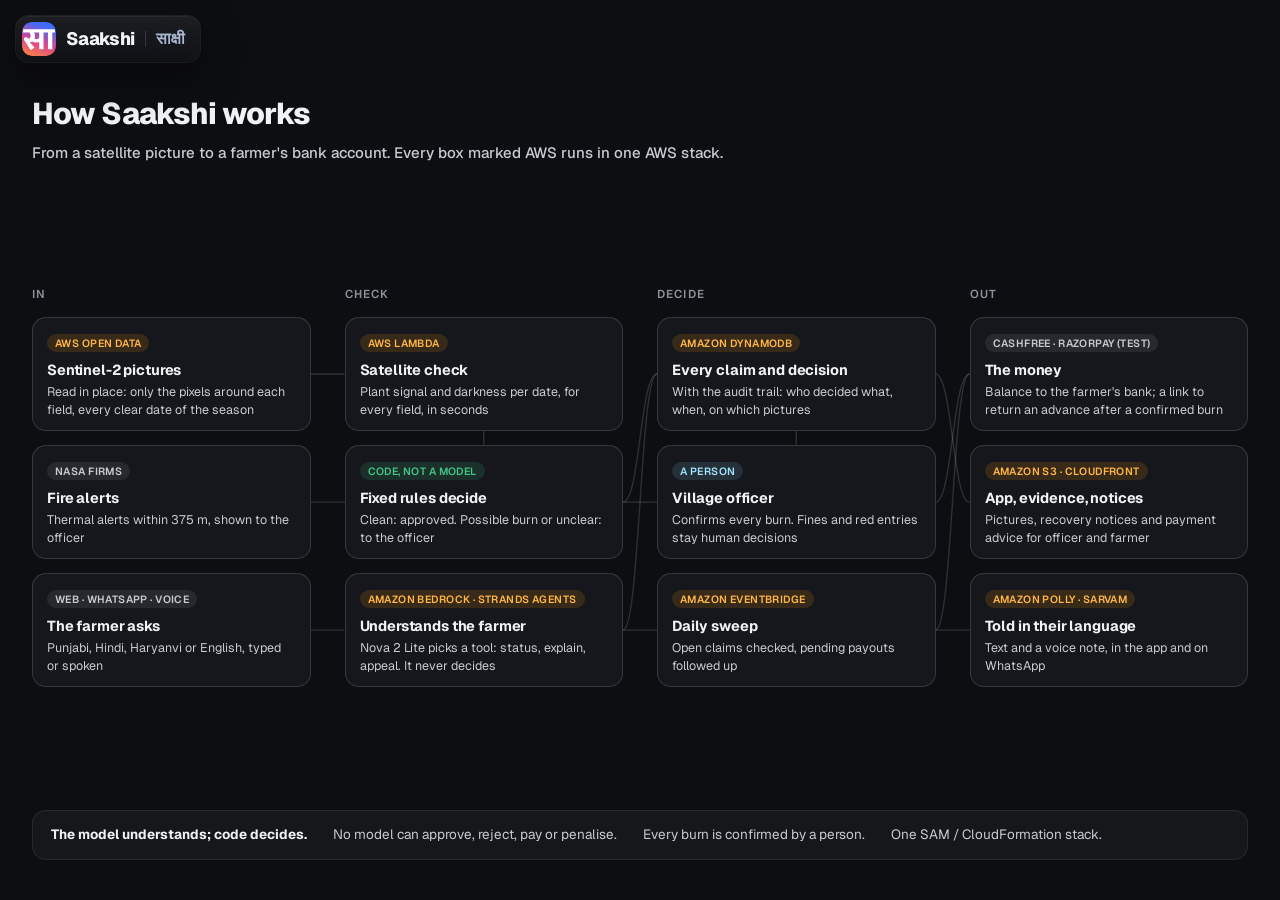
<file: web/how.html>
<!doctype html>
<html lang="en">
<head>
<meta charset="utf-8">
<meta name="viewport" content="width=device-width, initial-scale=1">
<title>Saakshi · How it works</title>
<meta name="description" content="How Saakshi runs on AWS: from Sentinel-2 pictures to the officer's decision and the farmer's money.">
<link rel="preconnect" href="https://fonts.googleapis.com">
<link rel="preconnect" href="https://fonts.gstatic.com" crossorigin>
<link href="https://fonts.googleapis.com/css2?family=Geist:wght@400;500;600;700;800&family=Geist+Mono:wght@400;500&display=swap" rel="stylesheet">
<link rel="stylesheet" href="css/explorer.css">
<link rel="icon" href="img/logo.svg" type="image/svg+xml">
<style>
  html, body { overflow: auto; }
  .how { min-height: 100%; padding: 92px 32px 40px; display: grid; grid-template-rows: auto 1fr auto; gap: 22px; max-width: 1280px; margin: 0 auto; }
  .how h1 { margin: 0; font-size: 30px; letter-spacing: -.03em; font-weight: 800; }
  .how h1 small { display: block; margin-top: 6px; font-size: 15px; font-weight: 500; letter-spacing: 0; color: var(--ink-2); }
  .board { position: relative; display: grid; grid-template-columns: repeat(4, minmax(0, 1fr)); gap: 26px 34px; align-content: center; }
  .col { display: grid; gap: 14px; align-content: center; }
  .col > h2 { margin: 0 0 2px; font: 600 11.5px Geist, sans-serif; letter-spacing: .1em; text-transform: uppercase; color: var(--muted); }
  .node { position: relative; z-index: 1; padding: 13px 14px 12px; border-radius: 14px; background: #16171C; border: 1px solid var(--line-2);
    transition: border-color .5s, box-shadow .5s, opacity .5s, transform .5s; }
  .node b { display: block; font-size: 14.5px; letter-spacing: -.01em; }
  .node small { display: block; margin-top: 3px; font-size: 12.5px; line-height: 1.4; color: var(--ink-2); }
  .node .svc { display: inline-flex; align-items: center; gap: 6px; margin-bottom: 7px; padding: 2px 8px; border-radius: 99px; font: 600 10.5px Geist, sans-serif; letter-spacing: .04em; }
  .svc.aws { background: rgba(255, 153, 0, .14); color: #FFB547; }
  .svc.code { background: rgba(67, 196, 133, .14); color: var(--clean); }
  .svc.human { background: rgba(159, 227, 255, .12); color: #9FE3FF; }
  .svc.ext { background: rgba(255, 255, 255, .08); color: var(--ink-2); }
  .playing .node { opacity: 1; filter: brightness(.45); }
  .playing .node.lit { filter: none; border-color: rgba(255, 181, 71, .65); box-shadow: 0 0 0 1px rgba(255, 181, 71, .25), 0 10px 40px rgba(255, 140, 40, .12); transform: translateY(-2px); }
  .playing .node.done { filter: brightness(.85); }
  svg.wires { position: absolute; inset: 0; width: 100%; height: 100%; pointer-events: none; z-index: 0; overflow: visible; }
  .wires path { fill: none; stroke: rgba(255, 255, 255, .14); stroke-width: 1.4; }
  .wires path.lit { stroke: #FFB547; stroke-width: 2; stroke-dasharray: 6 6; animation: flow 1s linear infinite; }
  @keyframes flow { to { stroke-dashoffset: -12; } }
  .rule { display: flex; flex-wrap: wrap; gap: 10px 26px; padding: 14px 18px; border-radius: 14px; background: rgba(255, 255, 255, .04); border: 1px solid var(--line); font-size: 13.5px; color: var(--ink-2); }
  .rule b { color: var(--ink); }
  @media (max-width: 900px) { .board { grid-template-columns: 1fr 1fr; } .how { padding: 84px 16px 28px; } svg.wires { display: none; } }
  @media (prefers-reduced-motion: reduce) { .wires path.lit { animation: none; } .node { transition: none; } }
</style>
</head>
<body class="page">
<header class="bar">
  <a class="brand glass" href="index.html" aria-label="Saakshi home"><img class="mark" src="img/logo.svg" alt=""><span class="name">Saakshi</span><span class="name-local" lang="hi">साक्षी</span></a>
</header>
<main class="how">
  <h1>How Saakshi works <small>From a satellite picture to a farmer's bank account. Every box marked AWS runs in one AWS stack.</small></h1>
  <div class="board" id="board">
    <svg class="wires" id="wires" aria-hidden="true"></svg>
    <section class="col">
      <h2>In</h2>
      <div class="node" data-step="1" id="n-s2"><span class="svc aws">AWS OPEN DATA</span><b>Sentinel-2 pictures</b><small>Read in place: only the pixels around each field, every clear date of the season</small></div>
      <div class="node" data-step="1" id="n-firms"><span class="svc ext">NASA FIRMS</span><b>Fire alerts</b><small>Thermal alerts within 375 m, shown to the officer</small></div>
      <div class="node" data-step="5" id="n-farmer"><span class="svc ext">WEB · WHATSAPP · VOICE</span><b>The farmer asks</b><small>Punjabi, Hindi, Haryanvi or English, typed or spoken</small></div>
    </section>
    <section class="col">
      <h2>Check</h2>
      <div class="node" data-step="2" id="n-lambda"><span class="svc aws">AWS LAMBDA</span><b>Satellite check</b><small>Plant signal and darkness per date, for every field, in seconds</small></div>
      <div class="node" data-step="2" id="n-rules"><span class="svc code">CODE, NOT A MODEL</span><b>Fixed rules decide</b><small>Clean: approved. Possible burn or unclear: to the officer</small></div>
      <div class="node" data-step="5" id="n-bedrock"><span class="svc aws">AMAZON BEDROCK · STRANDS AGENTS</span><b>Understands the farmer</b><small>Nova 2 Lite picks a tool: status, explain, appeal. It never decides</small></div>
    </section>
    <section class="col">
      <h2>Decide</h2>
      <div class="node" data-step="3" id="n-db"><span class="svc aws">AMAZON DYNAMODB</span><b>Every claim and decision</b><small>With the audit trail: who decided what, when, on which pictures</small></div>
      <div class="node" data-step="3" id="n-officer"><span class="svc human">A PERSON</span><b>Village officer</b><small>Confirms every burn. Fines and red entries stay human decisions</small></div>
      <div class="node" data-step="6" id="n-sched"><span class="svc aws">AMAZON EVENTBRIDGE</span><b>Daily sweep</b><small>Open claims checked, pending payouts followed up</small></div>
    </section>
    <section class="col">
      <h2>Out</h2>
      <div class="node" data-step="4" id="n-money"><span class="svc ext">CASHFREE · RAZORPAY (TEST)</span><b>The money</b><small>Balance to the farmer's bank; a link to return an advance after a confirmed burn</small></div>
      <div class="node" data-step="4" id="n-web"><span class="svc aws">AMAZON S3 · CLOUDFRONT</span><b>App, evidence, notices</b><small>Pictures, recovery notices and payment advice for officer and farmer</small></div>
      <div class="node" data-step="5" id="n-voice"><span class="svc aws">AMAZON POLLY · SARVAM</span><b>Told in their language</b><small>Text and a voice note, in the app and on WhatsApp</small></div>
    </section>
  </div>
  <div class="rule"><span><b>The model understands; code decides.</b></span><span>No model can approve, reject, pay or penalise.</span><span>Every burn is confirmed by a person.</span><span>One SAM / CloudFormation stack.</span></div>
</main>
<script>
// wires between the boxes, then (with ?play=<seconds>) light the steps in order over that many seconds
const links = [["n-s2", "n-lambda"], ["n-firms", "n-officer"], ["n-lambda", "n-rules"], ["n-rules", "n-db"], ["n-db", "n-officer"],
  ["n-officer", "n-money"], ["n-db", "n-web"], ["n-farmer", "n-bedrock"], ["n-bedrock", "n-db"], ["n-bedrock", "n-voice"], ["n-sched", "n-money"]];
const board = document.getElementById("board"), wires = document.getElementById("wires");
function draw() {
  const b = board.getBoundingClientRect();
  wires.innerHTML = links.map(([a, z]) => {
    const p = document.getElementById(a).getBoundingClientRect(), q = document.getElementById(z).getBoundingClientRect();
    const x1 = p.right - b.left, y1 = p.top + p.height / 2 - b.top, x2 = q.left - b.left, y2 = q.top + q.height / 2 - b.top;
    const [sx, sy, ex, ey] = x2 > x1 ? [x1, y1, x2, y2] : [p.left + p.width / 2 - b.left, p.bottom - b.top, q.left + q.width / 2 - b.left, q.top - b.top];
    const c = x2 > x1 ? `C${(sx + ex) / 2},${sy} ${(sx + ex) / 2},${ey}` : `C${sx},${(sy + ey) / 2} ${ex},${(sy + ey) / 2}`;
    return `<path data-a="${a}" data-z="${z}" d="M${sx},${sy} ${c} ${ex},${ey}"/>`;
  }).join("");
}
addEventListener("resize", draw);
document.fonts.ready.then(draw);
draw();
const secs = Number(new URLSearchParams(location.search).get("play"));
function light(step) {
  document.querySelectorAll(".node").forEach((n) => {
    const s = Number(n.dataset.step);
    n.classList.toggle("lit", s === step);
    n.classList.toggle("done", s < step);
  });
  const lit = new Set([...document.querySelectorAll(".node.lit")].map((n) => n.id));
  wires.querySelectorAll("path").forEach((p) => p.classList.toggle("lit", lit.has(p.dataset.a) || lit.has(p.dataset.z)));
}
window.howPlay = (seconds) => {  // also called by the video director
  board.classList.add("playing");
  const steps = 6, each = (seconds * 1000) / (steps + 1);
  for (let i = 1; i <= steps; i++) setTimeout(() => light(i), (i - 1) * each);
  setTimeout(() => { board.classList.remove("playing"); light(0); }, steps * each + 600);
};
if (secs > 0) window.howPlay(secs);
</script>
</body>
</html>
</file>
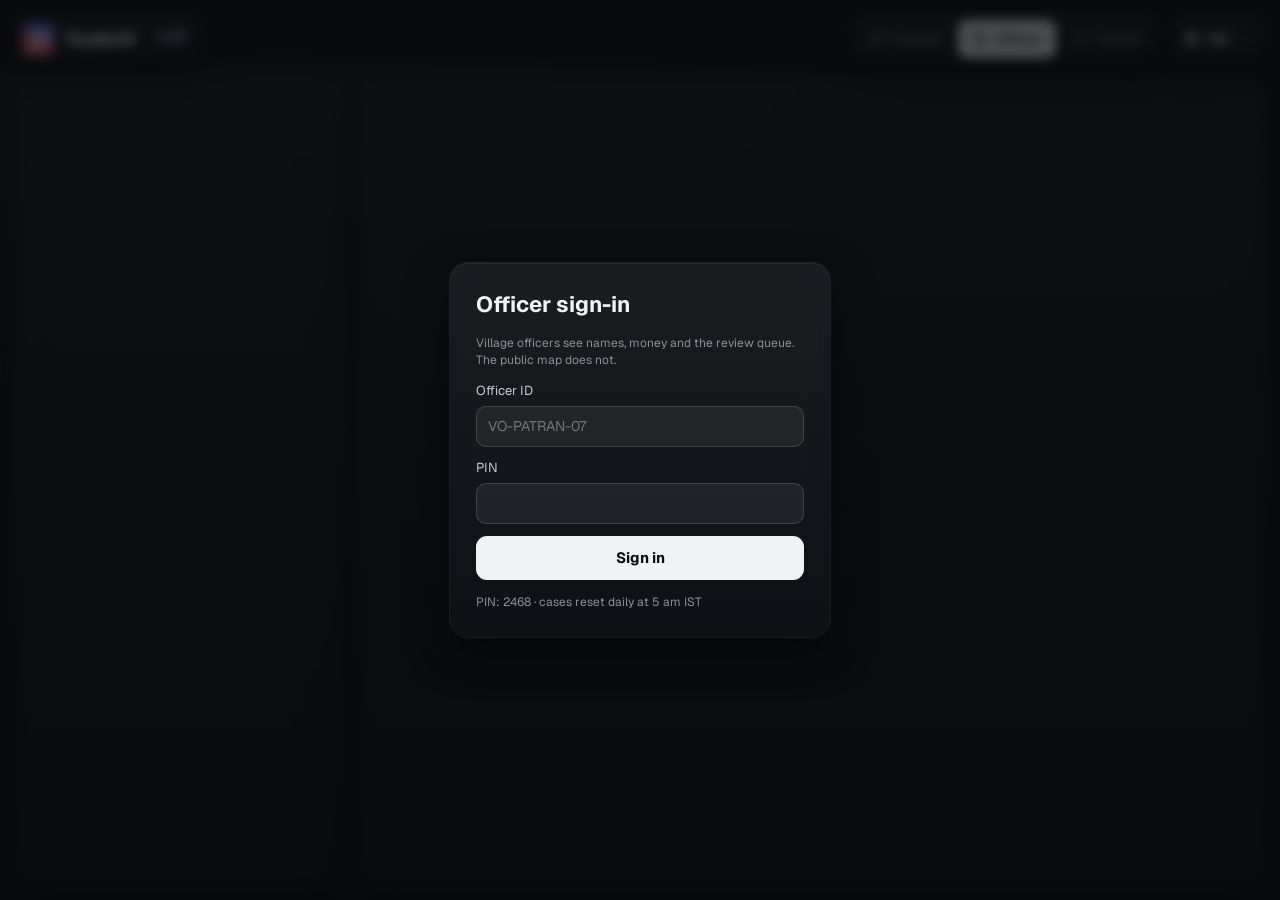
<file: web/officer.html>
<!doctype html>
<html lang="en">
<head>
<meta charset="utf-8">
<meta name="viewport" content="width=device-width, initial-scale=1">
<title>Saakshi · Officer</title>
<meta name="description" content="Review the fields the satellite could not settle, release payments, draft recovery notices.">
<link rel="preconnect" href="https://fonts.googleapis.com">
<link rel="preconnect" href="https://fonts.gstatic.com" crossorigin>
<link href="https://fonts.googleapis.com/css2?family=Geist:wght@400;500;600;700;800&family=Geist+Mono:wght@400;500&family=Mukta:wght@500;600;700;800&family=Noto+Sans+Gurmukhi:wght@500;600;700&display=swap" rel="stylesheet">
<link rel="stylesheet" href="css/explorer.css">
<link rel="stylesheet" href="css/pages.css">
<link rel="icon" href="img/logo.svg" type="image/svg+xml">
</head>
<body class="page page-officer">
<svg width="0" height="0" style="position:absolute" aria-hidden="true">
  <defs>
    <linearGradient id="sky" x1="0" y1="1" x2="0.35" y2="0"><stop offset="0" stop-color="#FF8A3D"/><stop offset="0.5" stop-color="#D9468C"/><stop offset="1" stop-color="#3D6BFF"/></linearGradient>
    <path id="sa" d="M25.66 44.79 20.06 48.0 11.94 35.72Q11.18 34.55 10.81 33.72Q10.45 32.88 10.45 32.12Q10.45 30.85 11.51 30.11Q12.57 29.36 14.42 29.36L15.15 30.31Q15.55 30.85 16.07 31.21Q16.59 31.57 17.18 31.57Q18.35 31.57 19.14 30.63Q19.93 29.68 19.93 27.74Q19.93 26.03 19.41 24.72Q18.89 23.41 18.35 22.69H9.33V18.0H42.12V22.69H38.51V46.96H32.29V36.58Q31.75 36.81 30.82 36.96Q29.90 37.12 28.41 37.12Q26.78 37.12 25.09 36.69Q23.40 36.27 22.14 35.54Q20.56 36.36 18.98 36.36H18.80ZM27.73 32.12Q29.36 32.12 30.44 31.78Q31.52 31.44 32.29 30.81V22.69H24.71Q25.16 23.32 25.70 24.74Q26.24 26.16 26.24 28.37Q26.24 29.41 26.06 30.27Q25.88 31.12 25.57 31.89Q26.06 32.03 26.67 32.07Q27.28 32.12 27.73 32.12ZM44.83 22.69H41.22V18.0H54.66V22.69H51.06V46.96H44.83Z"/>
    <path id="orb" d="M7 38 A25 7 0 0 0 57 38 A25 7 0 0 0 7 38"/>
    <clipPath id="ring-back"><rect x="0" y="0" width="64" height="38"/></clipPath>
    <clipPath id="ring-front"><rect x="0" y="38" width="64" height="26"/></clipPath>
    <clipPath id="scanclip"><rect x="0" y="0" width="64" height="0"><animate attributeName="height" values="0;64;64;0" keyTimes="0;0.5;0.85;1" dur="2.4s" repeatCount="indefinite"/></rect></clipPath>
    <symbol id="i-play" viewBox="0 0 24 24"><path d="M8 5.5v13l10.5-6.5z" fill="currentColor"/></symbol>
    <symbol id="i-pause" viewBox="0 0 24 24"><rect x="6.5" y="5" width="4" height="14" rx="1" fill="currentColor"/><rect x="13.5" y="5" width="4" height="14" rx="1" fill="currentColor"/></symbol>
    <symbol id="i-plus" viewBox="0 0 24 24"><path d="M12 5v14M5 12h14" stroke="currentColor" stroke-width="2" stroke-linecap="round"/></symbol>
    <symbol id="i-minus" viewBox="0 0 24 24"><path d="M5 12h14" stroke="currentColor" stroke-width="2" stroke-linecap="round"/></symbol>
    <symbol id="i-frame" viewBox="0 0 24 24"><path d="M4 9V5h4M20 9V5h-4M4 15v4h4M20 15v4h-4" fill="none" stroke="currentColor" stroke-width="2" stroke-linecap="round" stroke-linejoin="round"/></symbol>
    <symbol id="i-globe" viewBox="0 0 24 24"><circle cx="12" cy="12" r="8.5" fill="none" stroke="currentColor" stroke-width="1.8"/><path d="M3.5 12h17M12 3.5c2.6 2.5 3.8 5.3 3.8 8.5s-1.2 6-3.8 8.5c-2.6-2.5-3.8-5.3-3.8-8.5s1.2-6 3.8-8.5z" fill="none" stroke="currentColor" stroke-width="1.8"/></symbol>
    <symbol id="i-map" viewBox="0 0 24 24"><path d="M9 4 3.5 6v14L9 18l6 2 5.5-2V4L15 6 9 4zM9 4v14M15 6v14" fill="none" stroke="currentColor" stroke-width="1.8" stroke-linejoin="round"/></symbol>
    <symbol id="i-clip" viewBox="0 0 24 24"><rect x="5" y="4.5" width="14" height="16" rx="2.5" fill="none" stroke="currentColor" stroke-width="1.8"/><path d="M9 4.5h6v2.5H9z" fill="none" stroke="currentColor" stroke-width="1.8" stroke-linejoin="round"/><path d="m9 13 2 2 4-4" fill="none" stroke="currentColor" stroke-width="1.8" stroke-linecap="round" stroke-linejoin="round"/></symbol>
    <symbol id="i-burn" viewBox="0 0 24 24"><rect x="4" y="4" width="7" height="7" rx="1.5" fill="currentColor"/><rect x="13" y="13" width="7" height="7" rx="1.5" fill="currentColor" opacity=".55"/><rect x="13" y="4" width="7" height="7" rx="1.5" fill="currentColor" opacity=".3"/></symbol>
    <symbol id="i-diamond" viewBox="0 0 24 24"><circle cx="12" cy="12" r="6.5" fill="currentColor" fill-opacity=".2" stroke="currentColor" stroke-width="2.2"/></symbol>
    <symbol id="i-field" viewBox="0 0 24 24"><path d="M5 6.5 14 5l5 4-2 9.5-11-1.5z" fill="none" stroke="currentColor" stroke-width="1.8" stroke-linejoin="round"/></symbol>
    <symbol id="i-missed" viewBox="0 0 24 24"><rect x="4.5" y="4.5" width="15" height="15" rx="3" fill="none" stroke="currentColor" stroke-width="1.8"/><path d="M8 16 16 8" stroke="currentColor" stroke-width="1.8" stroke-linecap="round"/></symbol>
    <symbol id="i-shield" viewBox="0 0 24 24"><path d="M12 3.5 5 6v5.5c0 4.3 3 7.8 7 9 4-1.2 7-4.7 7-9V6l-7-2.5z" fill="none" stroke="currentColor" stroke-width="1.8" stroke-linejoin="round"/><path d="m9 12 2.2 2.2L15.5 10" fill="none" stroke="currentColor" stroke-width="1.8" stroke-linecap="round" stroke-linejoin="round"/></symbol>
    <symbol id="i-sprout" viewBox="0 0 24 24"><path d="M12 20v-8M12 12c0-4 3-6.5 7-6.5 0 4-3 6.5-7 6.5zM12 14c0-3-2.4-5-5.5-5 0 3 2.4 5 5.5 5z" fill="none" stroke="currentColor" stroke-width="1.8" stroke-linecap="round" stroke-linejoin="round"/></symbol>
    <symbol id="i-check" viewBox="0 0 24 24"><path d="m6 12.5 4 4L18 8" fill="none" stroke="currentColor" stroke-width="2.4" stroke-linecap="round" stroke-linejoin="round"/></symbol>
    <symbol id="i-flame" viewBox="0 0 24 24"><path d="M12 3c.6 3.3 4.8 5.2 4.8 10a4.8 4.8 0 1 1-9.6 0c0-2.2 1.2-3.7 2.4-4.6.1 1.6.9 2.8 2.1 3.2C11 9.4 11.4 6 12 3z" fill="none" stroke="currentColor" stroke-width="2" stroke-linejoin="round"/></symbol>
    <symbol id="i-eye" viewBox="0 0 24 24"><path d="M2.5 12S6 5.5 12 5.5 21.5 12 21.5 12 18 18.5 12 18.5 2.5 12 2.5 12z" fill="none" stroke="currentColor" stroke-width="1.8"/><circle cx="12" cy="12" r="3" fill="none" stroke="currentColor" stroke-width="1.8"/></symbol>
    <symbol id="i-scan" viewBox="0 0 24 24"><path d="M4 8V5.5A1.5 1.5 0 0 1 5.5 4H8M16 4h2.5A1.5 1.5 0 0 1 20 5.5V8M20 16v2.5a1.5 1.5 0 0 1-1.5 1.5H16M8 20H5.5A1.5 1.5 0 0 1 4 18.5V16M4 12h16" fill="none" stroke="currentColor" stroke-width="1.8" stroke-linecap="round"/></symbol>
    <symbol id="i-chev" viewBox="0 0 24 24"><path d="m7 10 5 5 5-5" fill="none" stroke="currentColor" stroke-width="2" stroke-linecap="round" stroke-linejoin="round"/></symbol>
    <symbol id="i-x" viewBox="0 0 24 24"><path d="M7 7l10 10M17 7 7 17" stroke="currentColor" stroke-width="2" stroke-linecap="round"/></symbol>
  </defs>
</svg>

<header class="bar">
  <a class="brand glass" href="index.html" aria-label="Saakshi home">
    <svg class="mark" viewBox="0 0 64 64" aria-hidden="true">
      <rect width="64" height="64" rx="16" fill="url(#sky)"/>
      <g transform="rotate(-12 32 38)" clip-path="url(#ring-back)"><use href="#orb" fill="none" stroke="#fff" stroke-opacity=".45" stroke-width="2.4"/></g>
      <use href="#sa" fill="#fff" transform="translate(32 30) scale(.8) translate(-32 -33)"/>
      <g transform="rotate(-12 32 38)"><g clip-path="url(#ring-front)"><use href="#orb" fill="none" stroke="#fff" stroke-width="2.6"/></g>
        <circle r="3.2" fill="#fff"><animateMotion dur="7s" repeatCount="indefinite"><mpath href="#orb"/></animateMotion></circle></g>
    </svg>
    <span class="name">Saakshi</span><span class="name-local" id="name-local">साक्षी</span>
  </a>
  <div class="spacer"></div>
  <nav class="modes glass" aria-label="Views">
    <a href="index.html?intro=0"><svg><use href="#i-map"/></svg><span data-t="explore">Explore</span></a>
    <a class="on" href="officer.html"><svg><use href="#i-clip"/></svg><span data-t="officer">Officer</span></a>
    <a href="farmer.html"><svg><use href="#i-sprout"/></svg><span data-t="farmer">Farmer</span></a>
  </nav>
  <div class="lang">
    <button class="glass lang-btn" id="lang-btn" aria-label="Language" aria-haspopup="listbox" aria-expanded="false"><svg><use href="#i-globe"/></svg><b id="lang-cur">EN</b><svg class="chev"><use href="#i-chev"/></svg></button>
    <ul class="glass lang-menu" id="lang-menu" role="listbox" hidden>
      <li role="option" data-lang="en"><b>English</b><span>EN</span></li>
      <li role="option" data-lang="hi" lang="hi"><b>हिन्दी</b><span>Hindi</span></li>
      <li role="option" data-lang="pa" lang="pa"><b>ਪੰਜਾਬੀ</b><span>Punjabi</span></li>
      <li role="option" data-lang="hr" lang="hi"><b>हरियाणवी</b><span>Haryanvi</span></li>
    </ul>
  </div>
</header>
<main class="desk">
  <aside class="queue glass" id="queue"></aside>
  <section class="case glass" id="case"></section>
</main>
<div class="signin" id="signin" hidden>
  <form class="glass card" id="signin-form">
    <h1 data-t="signinTitle">Officer sign-in</h1>
    <p class="cap" data-t="signinNote">Village officers see names, money and the review queue. The public map does not.</p>
    <label><span data-t="officerId">Officer ID</span><input id="oid" required autocomplete="username" placeholder="VO-PATRAN-07"></label>
    <label><span data-t="pin">PIN</span><input id="pin" type="password" inputmode="numeric" required autocomplete="current-password"></label>
    <p class="err" id="signin-err" hidden></p>
    <button class="btn primary wide" type="submit" data-t="signin">Sign in</button>
    <p class="cap" data-t="demoPin">PIN: 2468 · cases reset daily at 5 am IST</p>
  </form>
</div>
<script type="module" src="js/officer2.js"></script>
</body>
</html>
</file>
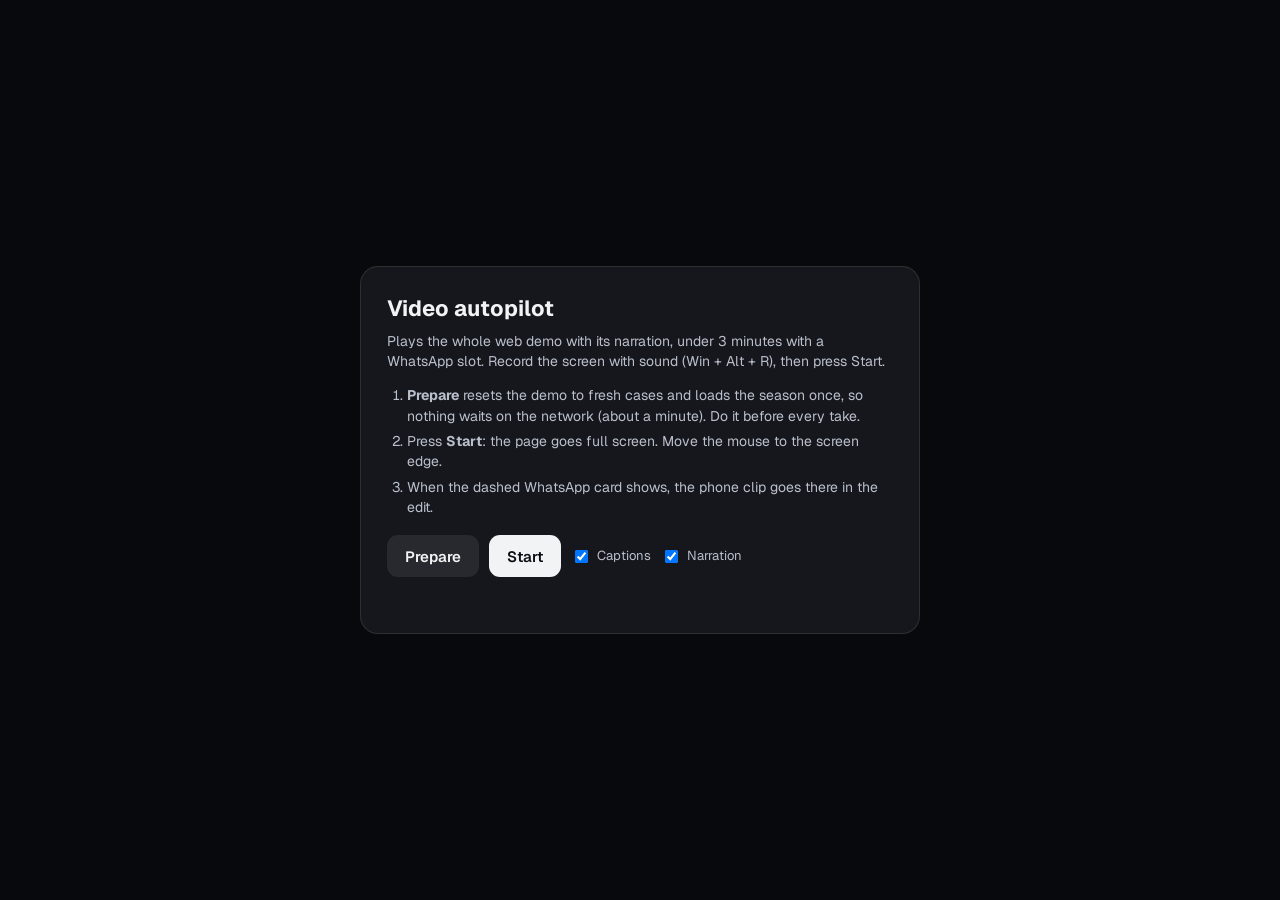
<file: web/video/director.html>
<!doctype html>
<html lang="en">
<head>
<meta charset="utf-8">
<meta name="viewport" content="width=device-width, initial-scale=1">
<title>Saakshi · Video autopilot</title>
<link href="https://fonts.googleapis.com/css2?family=Geist:wght@400;500;600;700;800&display=swap" rel="stylesheet">
<style>
  :root { --bg: #0D0E11; --ink: #F2F3F5; --ink-2: #B9C0CC; --muted: #8B93A1; --clean: #43C485; --burn: #FF6A3D; --line: rgba(255,255,255,.1); }
  * { box-sizing: border-box; }
  html, body { margin: 0; height: 100%; background: var(--bg); color: var(--ink); font: 15px/1.45 Geist, system-ui, sans-serif; overflow: hidden; }
  body.rolling { cursor: none; }
  iframe { position: fixed; inset: 0; width: 100%; height: 100%; border: 0; background: var(--bg); }
  /* captions get their own strip under the app, so they never cover the timeline, buttons or text */
  body.caps iframe { height: calc(100% - var(--strip)); }
  iframe.off { visibility: hidden; z-index: -1; }
  iframe.zoomable { transition: transform .65s cubic-bezier(.3, .7, .2, 1); }
  .spot { position: fixed; z-index: 25; border-radius: 14px; pointer-events: none; opacity: 0; transition: opacity .45s;
    box-shadow: 0 0 0 9999px rgba(5, 6, 9, .5), 0 0 0 2px rgba(255, 181, 71, .9), 0 0 34px 6px rgba(255, 160, 60, .45); }
  .spot.on { opacity: 1; }
  .shots { position: fixed; inset: 0; z-index: 28; background: #0D0E11; display: grid; place-items: center; opacity: 0; transition: opacity .5s; pointer-events: none; overflow: hidden; }
  body.caps .shots { bottom: var(--strip); }
  .shots.on { opacity: 1; }
  .shots img { position: absolute; max-width: 92%; max-height: 88%; border-radius: 12px; box-shadow: 0 20px 80px rgba(0,0,0,.6); opacity: 0; transition: opacity .5s; }
  .shots img.on { opacity: 1; animation: kb 3.2s ease-out both; }
  @keyframes kb { from { transform: scale(1); } to { transform: scale(1.06); } }
  .shots small { position: absolute; top: 22px; left: 50%; transform: translateX(-50%); padding: 6px 12px; border-radius: 99px; background: rgba(255, 153, 0, .14); color: #FFB547; font: 600 13px Geist; letter-spacing: .04em; }
  .phone { width: min(360px, 32vh); aspect-ratio: 9 / 19.5; border-radius: 42px; padding: 12px; background: #1b1c22; box-shadow: 0 0 0 2px #2c2e36, 0 30px 90px rgba(0,0,0,.6); margin: 18px auto 0; }
  .phone video { width: 100%; height: 100%; object-fit: cover; border-radius: 32px; background: #000; display: block; }
  .card .in.wa-live { display: grid; grid-template-columns: auto auto; gap: 48px; align-items: center; text-align: left; max-width: 1100px; }
  .card .in.wa-live .phone { margin: 0; width: min(380px, 38vh); }  /* loaded in the background, so the next scene appears at once */
  :root { --strip: 66px; }
  .strip { display: none; position: fixed; left: 0; right: 0; bottom: 0; height: var(--strip); z-index: 35; background: #0D0E11; border-top: 1px solid var(--line); }
  body.caps .strip { display: grid; place-items: center; }
  .cap { max-width: min(1240px, 92vw); padding: 0 20px; font-size: 17px; line-height: 1.4; text-align: center; color: var(--ink); opacity: 0; transition: opacity .35s; }
  .cap.on { opacity: 1; }
  .cap.vn { color: #9FE3FF; }
  .card { position: fixed; inset: 0; z-index: 30; display: grid; place-items: center; background: radial-gradient(1200px 700px at 50% 40%, #1a1c24, #0D0E11); opacity: 0; transition: opacity .6s; pointer-events: none; }
  .card.on { opacity: 1; }
  .card .in { text-align: center; max-width: 980px; padding: 0 24px; }
  .mark { width: 76px; height: 76px; border-radius: 20px; background: linear-gradient(225deg, #3D6BFF, #D9468C 55%, #FF8A3D); display: grid; place-items: center; margin: 0 auto 22px; font: 800 34px Geist; }
  .card h1 { margin: 0 0 10px; font-size: 44px; letter-spacing: -.035em; }
  .card p { margin: 0; color: var(--ink-2); font-size: 18px; }
  .stats { display: grid; grid-template-columns: repeat(3, minmax(0, 1fr)); gap: 18px; margin: 34px 0 26px; }
  .stats div { padding: 20px 18px; border-radius: 16px; background: rgba(255,255,255,.05); border: 1px solid var(--line); text-align: left; }
  .stats b { display: block; font-size: 30px; letter-spacing: -.03em; } .stats b em { font-style: normal; font-size: 16px; color: var(--muted); font-weight: 600; }
  .stats small { color: var(--ink-2); font-size: 14px; }
  .g { color: var(--clean); } .r { color: #FF8A5C; }
  .wa h1 { font-size: 38px; } .wa .tag { display: inline-block; margin-top: 14px; padding: 6px 12px; border: 1px dashed rgba(255,255,255,.3); border-radius: 10px; color: var(--muted); font-size: 13px; }
  .panel { position: fixed; inset: 0; z-index: 40; display: grid; place-items: center; background: rgba(8,9,12,.92); }
  .panel[hidden] { display: none; }
  .panel .box { width: min(560px, 92vw); padding: 26px; border-radius: 18px; background: #16171C; border: 1px solid var(--line); }
  .panel h2 { margin: 0 0 6px; font-size: 22px; } .panel p { margin: 0 0 14px; color: var(--ink-2); font-size: 14px; }
  .panel ol { margin: 0 0 18px; padding-left: 20px; color: var(--ink-2); font-size: 14px; } .panel li { margin-bottom: 5px; }
  .row { display: flex; gap: 10px; align-items: center; flex-wrap: wrap; }
  button { height: 42px; padding: 0 18px; border: 0; border-radius: 11px; font: 600 15px Geist; cursor: pointer; }
  .primary { background: var(--ink); color: var(--bg); } .ghost { background: rgba(255,255,255,.08); color: var(--ink); }
  button:disabled { opacity: .4; cursor: default; }
  #status { margin-top: 12px; font-size: 13px; color: var(--muted); min-height: 18px; }
  label { font-size: 13px; color: var(--ink-2); display: flex; gap: 6px; align-items: center; }
</style>
</head>
<body>
<iframe id="app" title="Saakshi" allow="autoplay"></iframe>
<div class="strip"><div class="cap" id="cap"></div></div>
<div class="card" id="card"><div class="in" id="cardIn"></div></div>
<div class="spot" id="spot"></div>
<div class="shots" id="shots"><small>AMAZON WEB SERVICES CONSOLE</small></div>
<button class="ghost" id="srt" hidden style="position:fixed;top:16px;right:16px;z-index:50">Download captions (.srt)</button>
<div class="panel" id="panel"><div class="box">
  <h2>Video autopilot</h2>
  <p>Plays the whole web demo with its narration, under 3 minutes with a WhatsApp slot. Record the screen with sound (Win + Alt + R), then press Start.</p>
  <ol>
    <li><b>Prepare</b> resets the demo to fresh cases and loads the season once, so nothing waits on the network (about a minute). Do it before every take.</li>
    <li>Press <b>Start</b>: the page goes full screen. Move the mouse to the screen edge.</li>
    <li>When the dashed WhatsApp card shows, the phone clip goes there in the edit.</li>
  </ol>
  <div class="row"><button class="ghost" id="prep">Prepare</button><button class="primary" id="go">Start</button>
    <label><input type="checkbox" id="caps" checked> Captions</label>
    <label title="Same timing and captions, silent: for a voice recorded over the video"><input type="checkbox" id="voice" checked> Narration</label></div>
  <div id="status"></div>
</div></div>
<script>
const PIN = "2468";
const $ = (s) => document.querySelector(s);
const cap = $("#cap"), card = $("#card");
const sleep = (ms) => new Promise((r) => setTimeout(r, ms));
let scenes = {}, t0 = 0, cues = [];
fetch("scenes.json").then((r) => r.json()).then((s) => { s.forEach((x) => { scenes[x.id] = x.text; }); });
const status = (t) => { $("#status").textContent = t; };
// pages live in frames; the next page loads in a hidden frame while the current scene talks, then swaps in
let cur = $("#app");
const frames = new Map();
const W = () => cur.contentWindow, D = () => cur.contentDocument;
function frameFor(url, fresh = false) {
  let fr = frames.get(url);
  if (fr && fresh) { frames.delete(url); fr.stale = true; fr = null; }
  if (!fr) {
    const f = document.createElement("iframe");
    f.className = "off";
    f.title = "Saakshi";
    f.allow = "autoplay";
    document.body.prepend(f);
    fr = { f, ready: new Promise((ok) => { f.onload = () => ok(); }) };
    f.src = url;
    frames.set(url, fr);
  }
  return fr;
}
const preload = (url) => { frameFor(url); };
async function show(url, fresh = false) {
  const old = cur, fr = frameFor(url, fresh);
  await fr.ready;
  if (old !== fr.f) {
    fr.f.classList.remove("off");
    old.classList.add("off");
    cur = fr.f;
    // a frame nobody will return to is dropped, so the map's graphics memory is freed
    if (![...frames.values()].some((x) => x.f === old)) setTimeout(() => old.remove(), 500);
  }
}
const load = (url) => show(url, true);
const drop = (url) => { const fr = frames.get(url); if (fr && fr.f !== cur) { fr.f.remove(); frames.delete(url); } };

async function until(fn, ms = 60000, every = 250) {
  const t0 = Date.now();
  for (;;) {
    try { const v = fn(); if (v) return v; } catch { /* page still loading */ }
    if (Date.now() - t0 > ms) throw new Error("timed out waiting");
    await sleep(every);
  }
}
function caption(text, cls = "") {
  cap.className = "cap on " + cls;
  cap.textContent = text;
  cues.push({ start: performance.now() - t0, text });
}
function uncaption() {
  cap.classList.remove("on");
  const last = cues.at(-1);
  if (last && last.end === undefined) last.end = performance.now() - t0;
}
// one narration clip; resolves when it has finished
function say(id) {
  const a = new Audio(`${id}.mp3`);
  a.muted = !$("#voice").checked;
  if (scenes[id]) caption(scenes[id]);
  return new Promise((ok) => {
    a.onended = () => { uncaption(); ok(a); };
    a.onerror = () => { uncaption(); ok(a); };
    a.play().catch(() => { uncaption(); ok(a); });
  });
}
function srt() {
  const ts = (ms) => { const d = new Date(Math.max(0, ms)); return `${String(d.getUTCHours()).padStart(2, "0")}:${String(d.getUTCMinutes()).padStart(2, "0")}:${String(d.getUTCSeconds()).padStart(2, "0")},${String(d.getUTCMilliseconds()).padStart(3, "0")}`; };
  return cues.filter((c) => c.end).map((c, i) => `${i + 1}\n${ts(c.start)} --> ${ts(c.end)}\n${c.text}\n`).join("\n");
}
async function duration(id) {
  const a = new Audio(`${id}.mp3`);
  await new Promise((ok) => { a.onloadedmetadata = ok; a.onerror = ok; });
  return a.duration || 10;
}
// the camera eases in on one element of the page, the rest dims and a glow traces it; then it eases back
async function spotlight(el, hold = 1800, maxScale = 1.6) {
  if (!el) return;
  el.scrollIntoView({ block: "center" });
  await sleep(150);
  const r = el.getBoundingClientRect(), vw = cur.clientWidth, vh = cur.clientHeight;
  const s = Math.max(1.05, Math.min(maxScale, (0.86 * vw) / r.width, (0.78 * vh) / r.height));
  // move the camera so the element sits in the middle, without showing anything past the page edges
  const cx = r.left + r.width / 2, cy = r.top + r.height / 2;
  const tx = Math.min(0, Math.max(vw - vw * s, vw / 2 - cx * s)), ty = Math.min(0, Math.max(vh - vh * s, vh / 2 - cy * s));
  cur.classList.add("zoomable");
  cur.style.transformOrigin = "0 0";
  cur.style.transform = `translate(${tx}px, ${ty}px) scale(${s})`;
  const sp = $("#spot"), pad = 10;
  Object.assign(sp.style, { left: `${tx + r.left * s - pad}px`, top: `${ty + r.top * s - pad}px`,
    width: `${r.width * s + 2 * pad}px`, height: `${r.height * s + 2 * pad}px` });
  await sleep(450);
  sp.classList.add("on");
  await sleep(hold);
  sp.classList.remove("on");
  cur.style.transform = "";
  await sleep(650);
  cur.classList.remove("zoomable");
}
const exists = (url) => fetch(url, { method: "HEAD" }).then((r) => r.ok).catch(() => false);
// the console screenshots, one after another with a slow push-in
async function consoleShots(files, each = 2400) {
  const box = $("#shots");
  box.querySelectorAll("img").forEach((i) => i.remove());
  const imgs = files.map((f) => { const i = new Image(); i.src = f; box.appendChild(i); return i; });
  await Promise.all(imgs.map((i) => i.decode().catch(() => {})));
  box.classList.add("on");
  for (const i of imgs) { i.classList.add("on"); await sleep(each); i.classList.remove("on"); }
  box.classList.remove("on");
}
function showCard(html, cls = "") { $("#cardIn").className = "in " + cls; $("#cardIn").innerHTML = html; card.classList.add("on"); }
const hideCard = () => card.classList.remove("on");
async function typeInto(el, text) {
  el.focus();
  for (let i = 1; i <= text.length; i++) {
    el.value = text.slice(0, i);
    el.dispatchEvent(new Event("input", { bubbles: true }));
    await sleep(28);
  }
}
const q = (sel) => D().querySelector(sel);
// the claim as the server has it now, once it passes the test (null after ms, or once giveUp() says so)
async function claimWhen(id, test, ms, giveUp = () => false) {
  const end = Date.now() + ms;
  while (Date.now() < end && !giveUp()) {
    const c = await fetch(`/api/claims/${id}`, { cache: "no-store" }).then((r) => r.json()).catch(() => null);
    if (c && test(c)) return c;
    await sleep(700);
  }
  return null;
}
const byName = (name) => [...D().querySelectorAll("#queue [data-id]")].find((b) => b.textContent.includes(name));

async function prepare() {
  $("#prep").disabled = $("#go").disabled = true;
  try {
    status("Resetting the demo…");
    await fetch("/api/demo/reset", { method: "POST", headers: { "X-Officer-Pin": PIN } });
    const getList = async (url) => {  // a busy moment during the reset can return an error: ask again
      for (let i = 0; i < 20; i++) {
        const v = await fetch(url).then((r) => r.json()).catch(() => null);
        if (Array.isArray(v)) return v;
        await sleep(3000);
      }
      throw new Error(`${url} is not answering`);
    };
    const fields = await getList("/api/fields");
    for (const f of fields) {
      await fetch("/api/claims", { method: "POST", headers: { "Content-Type": "application/json" }, body: JSON.stringify({ field_id: f.id }) });
      await sleep(700);
    }
    for (;;) {
      const claims = await getList("/api/claims");
      const open = claims.filter((c) => c.status === "submitted").length;
      status(`Checking the season for each field: ${claims.length - open} of ${claims.length} done`);
      if (claims.length >= fields.length && !open) break;
      await sleep(4000);
    }
    status("Loading the season once, so the take never waits…");
    sessionStorage.setItem("saakshi-officer", "VO-PATRAN-08");
    sessionStorage.setItem("saakshi-pin", PIN);
    localStorage.setItem("saakshi-lang", "en");
    await load("../index.html?intro=0");
    await until(() => W().saakshi?.state?.loadedAll, 120000);
    status("Ready. Start recording, then press Start.");
  } catch (e) { status("Prepare failed: " + e.message); }
  $("#prep").disabled = $("#go").disabled = false;
}

// each scene loads the page it needs, so a take can start from any scene with ?from=s4 (and so on)
const SCENES = [
  ["s1", async () => {  // the opening flies in from India while the problem is told
    await load("../index.html?auto=1");
    drop("../index.html?intro=0");  // the copy Prepare used to fill the cache
    const s1 = say("s1");
    await until(() => W().saakshi?.state && !q("#loader"), 90000);
    await s1;
  }],
  ["s2", async () => {  // the season plays; the story ends on Baljeet's field and runs the live check by itself
    if (!W().saakshi) await load("../index.html?auto=1&intro=0");
    await until(() => q("#play-season") && !q("#play-season").disabled, 90000);
    q("#play-season").click();
    const s2 = say("s2");
    await until(() => W().saakshi.state.field, 120000);
    await s2;
  }],
  ["s3", async () => {  // the live satellite check finishes on screen
    preload("../officer.html");
    const s3 = say("s3");
    await until(() => q("#panel .band"), 90000);
    await sleep(600);
    await spotlight(q("#panel .band"), 2600, 1.5);
    await s3;
    await sleep(900);
  }],
  ["s4", async () => {  // the officer confirms that burn
    await show("../officer.html");
    drop("../index.html?auto=1");
    await until(() => byName("Baljeet"), 30000);
    const id = byName("Baljeet").dataset.id;
    byName("Baljeet").click();
    await until(() => q("#note"), 20000);
    const s4 = say("s4");
    await sleep(1800);
    q(".decide").scrollIntoView({ behavior: "smooth", block: "center" });
    await sleep(1200);
    await typeInto(q("#note"), "Visited 7 Nov: ash across the field, neighbours confirm.");
    await sleep(500);
    q("#confirm").click();
    await until(() => q(".steps"), 10000).catch(() => null);
    await sleep(700);
    await spotlight(q(".steps"), 2400, 1.7);
    // the notice is written within seconds; the voice notes and WhatsApp after it still land on the officer page
    // if the payment link cannot be made, the notice is shown once the server has finished, without the link
    const c = await claimWhen(id, (c) => c.notice_url && (c.recovery?.status === "issued" ||
      c.events?.some((e) => e.type === "farmer_told")), 20000);
    if (c) {  // the recovery notice itself, briefly
      preload(c.notice_url);
      await sleep(900);
      await show(c.notice_url);
      await sleep(500);
      await Promise.all([s4, spotlight(D().querySelector("tr.amount") || D().querySelector(".pay"), 2200, 1.8)]);
      await show("../officer.html");
    } else await s4;
  }],
  ["s5", async () => {  // the officer approves Satbir (a fire alert next door, no scar on his field); Cashfree pays him
    await show("../officer.html");
    await until(() => byName("Satbir"), 30000);
    const id = byName("Satbir").dataset.id;
    byName("Satbir").click();
    await until(() => q("#note"), 20000);
    q(".decide").scrollIntoView({ behavior: "smooth", block: "center" });
    await sleep(400);
    await typeInto(q("#note"), "Fire was on the next field. Checked: no ash on this one.");
    q("#approve").click();
    let done = 0;
    const s5 = say("s5").then((a) => { done = Date.now(); return a; });  // the narration covers the transfer
    // the bank can be slow: wait for the payment advice while the narration runs and 2 s after, then move on
    const c = await claimWhen(id, (c) => c.payout?.receipt_url, 25000, () => done && Date.now() - done > 2000);
    // the farmer's page loads behind the advice, once the farmer's messages are redone, so it never shows the old status
    const ready = claimWhen(id, (c) => c.events?.at(-1)?.type === "farmer_told" && c.status === "officer_approved", 30000)
      .then(() => {
        localStorage.setItem("saakshi-farmer", "f-satbir");
        localStorage.setItem("saakshi-lang", "pa");
        preload("../farmer.html");
      });
    if (c) {  // the payment advice, briefly (skipped if the bank has not settled the transfer yet)
      preload(c.payout.receipt_url);
      // the officer's page turns the payment green first, so the advice follows what was just shown
      await until(() => q(".paystate.done"), 8000).catch(() => null);
      await sleep(1000);
      await show(c.payout.receipt_url);
      await sleep(400);
      await spotlight(D().querySelector(".amount"), 2400, 1.7);
    }
    await ready;
    await s5;
  }],
  ["s6", async () => {  // the farmer's page, in Punjabi; wait until it has fully drawn before talking over it
    fetch("wa.mp4").catch(() => {});  // the phone clip is in the cache before its scene
    localStorage.setItem("saakshi-farmer", "f-satbir");
    localStorage.setItem("saakshi-lang", "pa");
    await show("../farmer.html");
   
    await until(() => q(".status-card") && q(".passbook .book li") && q("#saw canvas, #saw img"), 30000);
    await sleep(500);
    const s6 = say("s6");
    await sleep(3500);
    await s6;
    q(".status-card").scrollIntoView({ behavior: "smooth", block: "center" });
    await sleep(500);
    const listen = q("#listen");
    if (listen) {  // the farmer's own voice note, in Punjabi
      caption("Saakshi's voice note to Satbir, in Punjabi", "vn");
      listen.click();
      await sleep(5200);
      if (!q("#audio").paused) listen.click();
      uncaption();
    }
    await spotlight(q(".passbook"), 2000, 1.5);
    localStorage.setItem("saakshi-lang", "en");
  }],
  ["wa", async () => {  // the marker for the phone clip, as long as its narration
    preload("../how.html");
    if (await exists("wa.mp4")) {
      showCard(`<div><h1>On WhatsApp</h1><p>Status, reasons and money in English and the farmer's language,<br>with a voice note. Questions by voice, in Punjabi.</p></div>
        <div class="phone"><video id="wav" src="wa.mp4" muted playsinline preload="auto"></video></div>`, "wa-live");
      const v = $("#wav");
      // picture and sound start together, once the clip can play to the end
      await new Promise((ok) => { if (v.readyState >= 4) ok(); else { v.oncanplaythrough = ok; setTimeout(ok, 5000); } });
      await v.play().catch(() => {});
      const a = say("wa");
      const keep = setInterval(() => { if (v.paused && !v.ended) v.play().catch(() => {}); }, 500);
      await a;
      clearInterval(keep);
    } else {
      showCard(`<h1>On WhatsApp</h1><p>Status, reasons, money and appeals, by text or voice</p><span class="tag">Phone clip goes here in the edit</span>`, "wa");
      await say("wa");
    }
  }],
  ["s7", async () => {  // how it runs on AWS
    await show("../how.html");
    await until(() => W().howPlay, 10000);
    hideCard();
    const d7 = await duration("s7");
    W().howPlay(d7);
    const t7 = performance.now();
    const s7 = say("s7");
    const shots = [];
    for (const f of ["console1.png", "console2.png", "console3.png"]) if (await exists(f)) shots.push(f);
    await sleep(2800);
    if (shots.length) await consoleShots(shots, Math.min(2600, (d7 * 1000 * 0.42) / shots.length));
    const left = d7 * 1000 * 0.6 - (performance.now() - t7);
    if (left > 0) await sleep(left);
    await spotlight(W().document.getElementById("n-bedrock"), 2400, 1.9);
    await s7;
    await sleep(500);
  }],
  ["s8", async () => {  // closing card
    showCard(`<div class="mark">सा</div><h1>Saakshi</h1><p>Pay farmers before harvest. Check every field after. A person confirms every burn.</p>
      <div class="stats"><div><b><span class="g">0.6%</span> <em>vs</em> <span class="r">9.0%</span></b><small>clean fields wrongly flagged, Saakshi vs fire alerts, on hand-labelled fields</small></div>
      <div><b>0</b><small>burnt fields approved without an officer</small></div>
      <div><b>≈ 19 kg</b><small>PM2.5 kept out of the air per clean acre (estimate)</small></div></div>
      <p>d5gpae5oilzws.cloudfront.net</p>`);
    await say("s8");
    await sleep(2500);
  }],
];

async function run() {
  const sp = new URLSearchParams(location.search);
  $("#panel").hidden = true;
  document.body.classList.add("rolling");
  document.body.classList.toggle("caps", $("#caps").checked);
  t0 = performance.now();
  cues = [];
  if (!sp.has("nofs")) await document.documentElement.requestFullscreen?.().catch(() => {});
  sessionStorage.setItem("saakshi-officer", "VO-PATRAN-08");
  sessionStorage.setItem("saakshi-pin", PIN);
  localStorage.setItem("saakshi-lang", "en");
  const from = Math.max(0, SCENES.findIndex(([id]) => id === sp.get("from")));
  const to = sp.get("to") ? SCENES.findIndex(([id]) => id === sp.get("to")) : SCENES.length - 1;
  try {
    for (const [, scene] of SCENES.slice(from, to + 1)) await scene();
  } catch (e) {
    cap.textContent = "Autopilot stopped: " + e.message;
    cap.classList.add("on");
  }
  document.body.classList.remove("rolling");
  setTimeout(() => { $("#srt").hidden = false; }, 6000);  // after the closing card, out of the take
}
$("#srt").onclick = () => {
  const a = document.createElement("a");
  a.href = URL.createObjectURL(new Blob([srt()], { type: "text/plain" }));
  a.download = "saakshi-captions.srt";
  a.click();
};
$("#prep").onclick = prepare;
$("#go").onclick = run;
</script>
</body>
</html>
</file>
<file: web/css/explorer.css>
:root {
  --bg: #0D0E11;
  --ink: #F1F2F4;
  --ink-2: #C7CAD1;
  --muted: #8B909B;
  --line: rgba(255, 255, 255, .08);
  --line-2: rgba(255, 255, 255, .14);
  --surface: rgba(255, 255, 255, .045);
  --sky: #3D6BFF;
  --scan: #9FE3FF;
  --clean: #43C485;
  --alert: #F5C542;
  --burn: #FF6A3D;
  --r-s: 9px;
  --r-m: 13px;
  --r-l: 18px;
  --ease: cubic-bezier(.2, .8, .2, 1);
  --shadow: 0 1px 0 rgba(255, 255, 255, .05) inset, 0 0 0 1px var(--line), 0 16px 40px rgba(0, 0, 0, .5);
  color-scheme: dark;
}
* { box-sizing: border-box; }
[hidden] { display: none !important; }
html, body { margin: 0; height: 100%; overflow: hidden; background: var(--bg); color: var(--ink); font: 15px/1.45 Geist, system-ui, sans-serif; -webkit-font-smoothing: antialiased; }
:lang(hi) { font-family: Mukta, Geist, sans-serif; }
:lang(pa) { font-family: "Noto Sans Gurmukhi", Geist, sans-serif; }
button { font: inherit; color: inherit; cursor: pointer; border: 0; background: none; padding: 0; }
svg { width: 18px; height: 18px; flex: none; }
button:focus-visible, a:focus-visible, input:focus-visible, li:focus-visible { outline: 2px solid var(--scan); outline-offset: 2px; }

/* charcoal glass: neutral, so the map and the status colours carry the meaning */
.glass {
  background: linear-gradient(180deg, rgba(32, 33, 38, .84), rgba(17, 18, 22, .9));
  box-shadow: var(--shadow);
  backdrop-filter: blur(18px) saturate(1.3);
  -webkit-backdrop-filter: blur(18px) saturate(1.3);
  border-radius: var(--r-m);
}

#map { position: fixed; inset: 0; }
/* a soft vignette keeps the eye in the middle without blacking out the surroundings */
.vignette { position: fixed; inset: 0; pointer-events: none; z-index: 1; background: radial-gradient(ellipse at 50% 45%, transparent 55%, rgba(0, 0, 0, .45)); }
.maplibregl-ctrl-bottom-right { bottom: 98px; right: 12px; }
.maplibregl-ctrl-bottom-left { bottom: 98px; left: 12px; }
.maplibregl-ctrl-attrib { background: rgba(17, 18, 22, .85) !important; border-radius: 8px !important; font-size: 10.5px; }
.maplibregl-ctrl-attrib-inner, .maplibregl-ctrl-attrib-inner a { color: var(--ink-2) !important; }
.maplibregl-ctrl-attrib-button { filter: invert(1); opacity: .75; }
.maplibregl-ctrl-scale { background: rgba(17, 18, 22, .7); color: var(--ink-2); border: 1px solid var(--line-2); border-top: 0; font: 500 10.5px "Geist Mono", monospace; border-radius: 0 0 4px 4px; }

/* ---- top bar ---- */
.bar { position: fixed; top: 16px; left: 16px; right: 16px; display: flex; align-items: center; gap: 10px; z-index: 6; pointer-events: none; }
.bar > * { pointer-events: auto; }
.spacer { flex: 1; }
.brand { display: flex; align-items: center; gap: 10px; height: 46px; padding: 0 15px 0 6px; color: var(--ink); text-decoration: none; }
.brand .mark { width: 34px; height: 34px; border-radius: 10px; }
.brand .name { font: 800 18px/1 Geist, sans-serif; letter-spacing: -.035em; }
.brand .name-local { font: 600 16px/1 Mukta, sans-serif; color: #A9B6CF; padding-left: 10px; border-left: 1px solid var(--line-2); }
.brand .name-local:lang(pa) { font-family: "Noto Sans Gurmukhi", sans-serif; font-size: 15px; }

.modes { display: flex; gap: 2px; padding: 4px; height: 46px; align-items: center; }
.modes a { display: flex; align-items: center; gap: 7px; height: 38px; padding: 0 13px; border-radius: var(--r-s); color: var(--muted); text-decoration: none; font-weight: 600; font-size: 14px; transition: color .2s, background .2s; }
.modes a svg { width: 17px; height: 17px; }
.modes a:hover { color: var(--ink); background: rgba(255, 255, 255, .06); }
.modes a.on { color: var(--bg); background: var(--ink); }

.lang { position: relative; }
.lang-btn { display: flex; align-items: center; gap: 8px; height: 46px; padding: 0 11px 0 13px; color: var(--ink); font-weight: 700; font-size: 14px; }
.lang-btn .chev { width: 16px; height: 16px; color: var(--muted); transition: transform .2s; }
.lang-btn[aria-expanded="true"] .chev { transform: rotate(180deg); }
.lang-menu { position: absolute; top: 54px; right: 0; width: 200px; margin: 0; padding: 6px; list-style: none; animation: pop .18s var(--ease) both; }
.lang-menu[hidden] { display: none; }
.lang-menu li { display: flex; align-items: center; justify-content: space-between; padding: 10px 12px; border-radius: var(--r-s); cursor: pointer; }
.lang-menu li:hover, .lang-menu li.on { background: rgba(255, 255, 255, .07); }
.lang-menu li.on b::after { content: "  ✓"; color: var(--scan); }
.lang-menu b { font-weight: 700; font-size: 15px; }
.lang-menu span { font-size: 12px; color: var(--muted); font-family: Geist, sans-serif; }
@keyframes pop { from { opacity: 0; transform: translateY(-6px) scale(.98); } to { opacity: 1; transform: none; } }

/* ---- right rail: compact, icon-only, labels on hover ---- */
.rail { position: fixed; right: 16px; top: 50%; transform: translateY(-50%); display: flex; flex-direction: column; gap: 8px; z-index: 5; transition: right .45s var(--ease), opacity .3s; }
body.panel-open .rail { right: 416px; }
.stack { display: flex; flex-direction: column; padding: 3px; gap: 1px; }
.icon-btn { width: 36px; height: 36px; display: grid; place-items: center; border-radius: var(--r-s); color: var(--ink-2); transition: background .15s, color .15s, transform .1s, opacity .2s; }
.icon-btn:hover { background: rgba(255, 255, 255, .08); color: var(--ink); }
.icon-btn:active { transform: scale(.93); }
.layers .icon-btn { opacity: .38; }
.layers .icon-btn.on { opacity: 1; background: rgba(255, 255, 255, .06); }
.c-burn { color: #FF6A3D; }
.c-fire { color: var(--alert); }
.c-missed { color: #FF8A5C; }
.tip { position: fixed; z-index: 8; padding: 6px 10px; font-size: 12.5px; font-weight: 600; border-radius: 8px; pointer-events: none; white-space: nowrap; }
.tip[hidden] { display: none; }

/* ---- opening over India ---- */
@keyframes fade { from { opacity: 0; } to { opacity: 1; } }
/* bottom left, where the headline card sits later: the map of India above stays clear */
.caption { position: fixed; left: 16px; bottom: 106px; z-index: 4; width: min(480px, calc(100% - 32px)); margin: 0; padding: 20px 22px 18px; border-radius: var(--r-l); animation: fade .8s var(--ease) both; pointer-events: none; display: grid; gap: 8px; }
@keyframes fade { from { opacity: 0; } to { opacity: 1; } }
.caption[hidden] { display: none; }
.caption b { font-size: 25px; line-height: 1.2; letter-spacing: -.025em; font-weight: 800; }
.caption:lang(hi) b, .caption:lang(pa) b { letter-spacing: 0; line-height: 1.35; }
.caption span { font-size: 14.5px; line-height: 1.5; color: var(--ink-2); }
.caption em { display: flex; align-items: center; gap: 8px; font: 500 12.5px Geist, sans-serif; font-style: normal; color: var(--muted); margin-top: 2px; }
.caption em i { width: 8px; height: 8px; border-radius: 50%; background: var(--alert); box-shadow: 0 0 8px rgba(245, 197, 66, .7); }
.skip { position: fixed; right: 56px; bottom: 104px; z-index: 6; }
.skip[hidden] { display: none; }
.delhi { display: flex; align-items: center; gap: 8px; color: var(--ink); font: 700 13px Geist, sans-serif; text-shadow: 0 1px 6px #000; white-space: nowrap; pointer-events: none; }
.delhi i { position: relative; width: 11px; height: 11px; border-radius: 50%; background: #fff; box-shadow: 0 0 0 3px rgba(255, 255, 255, .25); }
.delhi i::after { content: ""; position: absolute; inset: -8px; border-radius: 50%; border: 2px solid rgba(255, 255, 255, .6); animation: ping 2s ease-out infinite; }
.delhi span { color: var(--ink-2); font-weight: 500; }
@keyframes ping { from { transform: scale(.4); opacity: 1; } to { transform: scale(1.6); opacity: 0; } }
.state-label { font: 700 11px Geist, sans-serif; letter-spacing: .28em; color: rgba(255, 255, 255, .6); text-shadow: 0 1px 6px #000; pointer-events: none; }
.study-label { padding: 3px 8px; border-radius: 6px; background: rgba(17, 18, 22, .85); font: 600 11px Geist, sans-serif; color: var(--ink-2); box-shadow: 0 0 0 1px var(--line-2); white-space: nowrap; pointer-events: none; }

/* ---- hero ---- */
.hero { position: fixed; left: 16px; bottom: 106px; width: min(460px, calc(100% - 32px)); padding: 22px 22px 18px; border-radius: var(--r-l); z-index: 4; overflow: hidden; animation: rise .7s var(--ease) both; }
.hero::before { content: ""; position: absolute; left: 0; right: 0; top: 0; height: 2px; background: linear-gradient(90deg, #FF8A3D, #D9468C, #3D6BFF); }
.hero[hidden] { display: none; }
/* the card never reaches up under the logo: on shorter screens it tightens, then scrolls */
.hero { max-height: calc(100% - 106px - 84px); overflow-y: auto; scrollbar-width: none; }
@media (max-height: 920px) and (min-width: 641px) {
  .hero { padding: 18px 20px 14px; }
  .hero h1 { font-size: 26px; margin: 4px 0 12px; }
  .hero h1:lang(hi), .hero h1:lang(pa) { font-size: 23px; }
}
@keyframes rise { from { opacity: 0; transform: translateY(14px); } to { opacity: 1; transform: none; } }
.kicker { margin: 0; font-size: 13px; color: var(--muted); font-weight: 500; }
.hero h1 { margin: 6px 0 16px; font-size: 30px; line-height: 1.12; letter-spacing: -.035em; font-weight: 800; text-wrap: balance; }
.hero h1:lang(hi), .hero h1:lang(pa) { letter-spacing: 0; line-height: 1.3; font-size: 27px; }
.hero h1 em { font-style: normal; color: #FF7A4D; }
.vs { display: grid; gap: 9px; padding: 14px; border-radius: var(--r-m); background: var(--surface); }
.vs .lbl { margin: 0 0 2px; font-size: 13px; color: var(--ink-2); font-weight: 600; }
.vs .row { display: grid; grid-template-columns: 92px minmax(0, 1fr) 52px; align-items: center; gap: 12px; font-size: 13.5px; color: var(--ink-2); }
.vs .row b { text-align: right; font-size: 18px; color: var(--ink); font-variant-numeric: tabular-nums; }
.track { height: 8px; border-radius: 4px; background: rgba(255, 255, 255, .07); overflow: hidden; }
.track i { display: block; height: 100%; width: 0; border-radius: 4px; transition: width 1.3s var(--ease) .35s; }
.hero.show .track i { width: calc(var(--w) * 5); }
.track .bad { background: var(--alert); }
.track .good { background: var(--clean); }
.cap { margin: 2px 0 0; font-size: 12px; color: var(--muted); }
.actions { display: flex; gap: 10px; margin-top: 16px; flex-wrap: wrap; }
.btn { display: inline-flex; align-items: center; justify-content: center; gap: 9px; height: 44px; padding: 0 18px; border-radius: 11px; font-weight: 700; font-size: 15px; transition: transform .12s, box-shadow .2s, background .2s, opacity .2s; }
.btn:active { transform: scale(.97); }
.btn.primary { color: var(--bg); background: var(--ink); }
.btn.primary:hover { background: #fff; }
.btn.ghost { color: var(--ink); background: rgba(255, 255, 255, .06); box-shadow: 0 0 0 1px var(--line-2) inset; }
.btn.ghost:hover { background: rgba(255, 255, 255, .1); }
.btn.small { height: 32px; padding: 0 12px; font-size: 13px; border-radius: 9px; }
.btn.wide { width: 100%; }
.fine { margin: 12px 0 0; font-size: 12px; color: var(--muted); }

/* ---- timeline ---- */
.timeline { position: fixed; left: 16px; right: 16px; bottom: 16px; height: 76px; display: flex; align-items: center; gap: 18px; padding: 0 20px 0 12px; border-radius: var(--r-l); z-index: 5; }
.play { position: relative; flex: none; width: 52px; height: 52px; border-radius: 50%; display: grid; place-items: center; color: var(--bg); }
.play .ring { position: absolute; inset: 0; width: 52px; height: 52px; transform: rotate(-90deg); }
.ring-bg, .ring-fg { fill: none; stroke-width: 2.5; }
.ring-bg { stroke: rgba(255, 255, 255, .1); }
.ring-fg { stroke: var(--ink); stroke-linecap: round; stroke-dasharray: 151; stroke-dashoffset: 151; }
.play::before { content: ""; position: absolute; inset: 6px; border-radius: 50%; background: var(--ink); transition: transform .12s; }
.play:active::before { transform: scale(.93); }
.play .glyph { position: relative; width: 19px; height: 19px; }
.when { flex: none; width: 128px; display: flex; flex-direction: column; gap: 1px; }
.when b { font-size: 19px; letter-spacing: -.02em; line-height: 1.15; font-variant-numeric: tabular-nums; }
.when span { font-size: 12.5px; color: var(--muted); }
.scrub { position: relative; flex: 1; height: 52px; min-width: 0; }
.spark { position: absolute; left: 0; right: 0; top: 4px; width: 100%; height: 26px; overflow: visible; }
.spark .all { fill: rgba(255, 255, 255, .1); }
.spark .past { fill: #FF6A3D; }
.ticks { position: absolute; left: 0; right: 0; bottom: 0; height: 20px; border-top: 1px solid var(--line-2); }
.ticks span { position: absolute; top: 4px; font: 500 10.5px "Geist Mono", monospace; color: var(--muted); white-space: nowrap; }
.ticks span::before { content: ""; position: absolute; left: 0; top: -9px; width: 1px; height: 5px; background: var(--line-2); }
.ticks span:lang(hi), .ticks span:lang(pa) { font-family: inherit; font-size: 11.5px; }
#slider { position: absolute; left: 0; right: 0; top: -6px; bottom: 0; width: 100%; height: calc(100% + 6px); margin: 0; opacity: 0; cursor: pointer; }
.thumb { position: absolute; left: 0; top: 2px; bottom: 19px; width: 1px; background: var(--ink); pointer-events: none; will-change: transform; }
.thumb::after { content: ""; position: absolute; left: -5px; bottom: -6px; width: 11px; height: 11px; border-radius: 50%; background: var(--ink); box-shadow: 0 0 0 3px rgba(17, 18, 22, .95); }
.stat { flex: none; display: flex; flex-direction: column; align-items: flex-end; min-width: 88px; }
.stat b { font-size: 23px; font-variant-numeric: tabular-nums; letter-spacing: -.03em; line-height: 1.1; }
.stat.burn b { color: #FF7A4D; }
.stat.fire b { color: var(--alert); }
.stat span { font-size: 11.5px; color: var(--muted); }

/* ---- field pins ---- */
.pin { display: flex; align-items: center; gap: 6px; height: 26px; padding: 0 10px 0 7px; border-radius: 999px; background: rgba(17, 18, 22, .92); box-shadow: 0 0 0 1px rgba(255, 255, 255, .28), 0 6px 16px rgba(0, 0, 0, .45); color: var(--ink); font: 600 12px Geist, sans-serif; white-space: nowrap; cursor: pointer; transition: transform .15s var(--ease), box-shadow .15s; }
.pin:hover { transform: translateY(-2px); box-shadow: 0 0 0 1px var(--ink), 0 8px 20px rgba(0, 0, 0, .5); }
.pin i { width: 9px; height: 9px; border-radius: 50%; background: #fff; }
.pin.clean i { background: var(--clean); }
.pin.burn i { background: var(--burn); }
.pin.review i { background: var(--alert); }

/* ---- case-file panel ---- */
.panel { position: fixed; top: 76px; right: 16px; max-height: calc(100% - 184px); width: min(384px, calc(100% - 32px)); overflow: auto; padding: 0; border-radius: var(--r-l); z-index: 7; animation: slide .45s var(--ease) both; scrollbar-width: thin; }
.panel[hidden] { display: none; }
@keyframes slide { from { opacity: 0; transform: translateX(24px); } to { opacity: 1; transform: none; } }
.panel .close { position: absolute; top: 14px; right: 14px; z-index: 8; color: var(--ink); background: rgba(255, 255, 255, .08); border: 1px solid var(--line-2); }
.panel .close:hover { background: rgba(255, 255, 255, .16); }
.panel .head { padding: 18px 20px 14px; }
.panel h2 { margin: 0; font-size: 21px; letter-spacing: -.02em; line-height: 1.15; padding-right: 40px; }
.panel .sub { margin: 3px 0 0; color: var(--muted); font-size: 13px; }
.compare { position: relative; aspect-ratio: 16 / 10; background: #000; overflow: hidden; user-select: none; }
.compare canvas { position: absolute; inset: 0; width: 100%; height: 100%; image-rendering: pixelated; }
.compare .after { clip-path: inset(0 0 0 var(--cut, 50%)); }
.compare .handle { position: absolute; top: 0; bottom: 0; left: var(--cut, 50%); width: 2px; margin-left: -1px; background: #fff; pointer-events: none; }
.compare .handle::after { content: ""; position: absolute; top: 50%; left: 50%; width: 22px; height: 22px; margin: -11px 0 0 -11px; border-radius: 50%; background: #fff; box-shadow: 0 2px 10px rgba(0, 0, 0, .5); }
.compare input { position: absolute; inset: 0; width: 100%; height: 100%; margin: 0; opacity: 0; cursor: ew-resize; }
.compare .tag { position: absolute; bottom: 8px; padding: 3px 8px; border-radius: 6px; background: rgba(0, 0, 0, .7); font: 600 11.5px Geist, sans-serif; color: #fff; pointer-events: none; }
.compare .tag:lang(hi) { font-family: Mukta, sans-serif; }
.compare .tag.l { left: 8px; }
.compare .tag.r { right: 8px; }
.band { display: flex; align-items: center; gap: 12px; padding: 14px 20px; }
.band .ic { width: 38px; height: 38px; border-radius: 11px; display: grid; place-items: center; flex: none; }
.band .ic svg { width: 20px; height: 20px; }
.band b { display: block; font-size: 18px; letter-spacing: -.01em; }
.band p { margin: 1px 0 0; font-size: 13px; color: var(--ink-2); }
.band.clean { background: rgba(67, 196, 133, .1); }
.band.clean .ic { background: rgba(67, 196, 133, .18); color: var(--clean); }
.band.clean b { color: var(--clean); }
.band.burn { background: rgba(255, 106, 61, .1); }
.band.burn .ic { background: rgba(255, 106, 61, .18); color: var(--burn); }
.band.burn b { color: #FF8A5C; }
.band.review { background: rgba(245, 197, 66, .08); }
.band.review .ic { background: rgba(245, 197, 66, .16); color: var(--alert); }
.band.review b { color: var(--alert); }
.sec { padding: 14px 20px; border-top: 1px solid var(--line); }
.sec h3 { margin: 0 0 8px; font-size: 13px; font-weight: 600; color: var(--muted); }
.signal { width: 100%; height: 96px; display: block; overflow: visible; }
.signal .grid { stroke: var(--line); }
.signal .line { fill: none; stroke: var(--ink-2); stroke-width: 1.6; stroke-linejoin: round; }
.signal .dot { fill: var(--ink-2); }
.signal .mark { stroke: var(--burn); stroke-width: 1.5; stroke-dasharray: 3 3; }
.signal text { font: 500 10px "Geist Mono", monospace; fill: var(--muted); }
.signal .mlabel { fill: #FF8A5C; }
.facts { display: grid; grid-template-columns: repeat(2, minmax(0, 1fr)); gap: 8px; margin: 0; }
.facts div { padding: 10px 12px; border-radius: 10px; background: var(--surface); }
.facts dt { font-size: 11.5px; color: var(--muted); }
.facts dd { margin: 1px 0 0; font-size: 15px; font-weight: 700; }
.band .smoke-l { margin-top: 3px; font-size: 12.5px; font-weight: 600; color: var(--ink); }
.last { display: flex; align-items: center; gap: 10px; font-size: 13px; color: var(--ink-2); }
.last .mini { width: 26px; height: 26px; border-radius: 8px; display: grid; place-items: center; flex: none; }
.last .mini svg { width: 15px; height: 15px; }
.mini.clean { background: rgba(67, 196, 133, .16); color: var(--clean); }
.mini.burn { background: rgba(255, 106, 61, .16); color: var(--burn); }
.mini.review { background: rgba(245, 197, 66, .14); color: var(--alert); }
.foot { display: flex; align-items: center; justify-content: space-between; gap: 10px; padding: 12px 20px 16px; border-top: 1px solid var(--line); font-size: 12px; color: var(--muted); }
.scanning { display: grid; justify-items: center; gap: 10px; padding: 24px 12px; text-align: center; }
.scanning svg { width: 56px; height: 56px; border-radius: 14px; }
.scanning p { margin: 0; font-size: 13.5px; color: var(--scan); min-height: 1.4em; }
.dots { display: flex; gap: 6px; }
.dots i { width: 6px; height: 6px; border-radius: 50%; background: rgba(159, 227, 255, .25); transition: background .3s; }
.dots i.on { background: var(--scan); }
.err { color: #FF8A5C; font-size: 14px; }

/* ---- field filmstrip ---- */
.viewer { position: relative; aspect-ratio: 16 / 10; background: #000; overflow: hidden; }
.viewer canvas { position: absolute; inset: 0; width: 100%; height: 100%; image-rendering: pixelated; opacity: 0; transition: opacity .25s; }
.viewer canvas.on { opacity: 1; }
.viewer .tag { position: absolute; left: 10px; bottom: 10px; padding: 4px 9px; border-radius: 7px; background: rgba(0, 0, 0, .72); font: 600 12px Geist, sans-serif; color: #fff; }
.viewer .tag:lang(hi), .viewer .tag:lang(pa) { font-family: inherit; }
.viewer .tag.burnt { left: auto; right: 10px; background: rgba(255, 106, 61, .9); color: #111; }
.strip { display: grid; grid-template-columns: repeat(8, minmax(0, 1fr)); gap: 3px; padding: 6px 8px 2px; }
.strip button { position: relative; display: grid; gap: 3px; padding: 0 0 4px; border-radius: 6px; color: var(--muted); font: 500 10.5px "Geist Mono", monospace; text-align: center; border-bottom: 2px solid transparent; }
.strip canvas { width: 100%; aspect-ratio: 16 / 10; border-radius: 4px; image-rendering: pixelated; opacity: .55; transition: opacity .2s; }
.strip button.on canvas, .strip button:hover canvas { opacity: 1; }
.strip button.on { color: var(--ink); }
.strip button.burnt { border-bottom-color: var(--burn); color: #FF8A5C; }
.scanning .elapsed { font: 500 12px "Geist Mono", monospace; color: var(--muted); }

/* ---- small messages ---- */
.toast[hidden] { display: none; }
.toast { position: fixed; left: 50%; bottom: 106px; transform: translateX(-50%); z-index: 6; margin: 0; padding: 10px 16px; font-size: 14px; font-weight: 600; border-radius: 12px; white-space: nowrap; }

/* ---- loader ---- */
.loader { position: fixed; inset: 0; z-index: 20; display: grid; place-content: center; justify-items: center; gap: 16px; background: radial-gradient(circle at 50% 45%, #1A1C22, var(--bg) 60%); transition: opacity .6s var(--ease); }
.loader-mark { position: relative; width: 80px; height: 80px; border-radius: 20px; overflow: hidden; animation: breathe 2.4s ease-in-out infinite; }
.loader-mark svg { width: 80px; height: 80px; display: block; }
/* transform-only animations run on the compositor, so they stay smooth while the page is busy loading */
.scanline { position: absolute; left: 0; right: 0; top: 0; height: 2px; background: #9FE3FF; box-shadow: 0 0 14px 3px rgba(159, 227, 255, .6); animation: scan 1.6s cubic-bezier(.45, 0, .55, 1) infinite; will-change: transform; }
@keyframes scan { 0% { transform: translateY(0); opacity: 0; } 15% { opacity: 1; } 85% { opacity: 1; } 100% { transform: translateY(78px); opacity: 0; } }
@keyframes breathe { 0%, 100% { transform: scale(1); } 50% { transform: scale(1.04); } }
.loader p { margin: 0; font-size: 13px; color: var(--muted); }
.loader.gone { opacity: 0; pointer-events: none; }

@media (prefers-reduced-motion: reduce) {
  *, *::before, *::after { animation: none !important; transition: none !important; }
}
@media (max-width: 900px) {
  .modes span { display: none; }
  .modes a { padding: 0 11px; }
  .stat.fire { display: none; }
}
@media (max-width: 640px) {
  .bar { top: 10px; left: 10px; right: 10px; gap: 8px; }
  .brand { height: 44px; padding-right: 12px; }
  .brand .name-local { display: none; }
  .modes a { padding: 0 9px; }  /* icons only: Officer and Farmer stay one tap away on a phone */
  .lang-btn { height: 44px; }
  .rail { top: auto; bottom: 100px; transform: none; right: 10px; }
  .layers { display: none; }
  body.panel-open .rail, body.hero-open .rail { opacity: 0; pointer-events: none; right: 10px; }
    .hero { left: 10px; right: 10px; width: auto; bottom: 96px; padding: 18px 16px 14px; }
  .hero h1 { font-size: 23px; }
  .vs .row { grid-template-columns: 76px minmax(0, 1fr) 46px; }
  .timeline { left: 10px; right: 10px; bottom: 10px; height: 72px; gap: 12px; padding: 0 14px 0 10px; }
  .when { width: 74px; }
  .when b { font-size: 15px; }
  .ticks span { visibility: hidden; }
  .stat { min-width: 0; }
  .stat b { font-size: 19px; }
  .panel { top: auto; left: 10px; right: 10px; bottom: 92px; width: auto; max-height: 66vh; }
  .maplibregl-ctrl-bottom-right, .maplibregl-ctrl-bottom-left { bottom: 90px; }
  body.panel-open .maplibregl-ctrl-bottom-left, body.hero-open .maplibregl-ctrl-bottom-left { display: none; }
  .toast { bottom: 96px; }
}

/* ---- orbiting satellite: page loader and the live check ---- */
.orbit { position: relative; width: 64px; height: 64px; }
.orbit.big { width: 84px; height: 84px; }
.orbit .o-mark { position: relative; z-index: 2; width: 100%; height: 100%; border-radius: 26%; display: block; }
.orbit .o-ring, .orbit .o-path { position: absolute; left: -30%; top: -30%; width: 160%; height: 160%; transform: rotate(-14deg); }
.orbit .o-ring { z-index: 1; overflow: visible; }
.orbit .o-ring ellipse { fill: none; stroke: rgba(255, 255, 255, .28); stroke-width: 1.4; }
/* the satellite passes in front of the tile on the near half of the orbit and behind it on the far half */
.orbit .o-path { animation: depth 2.4s steps(1) infinite; }
.orbit .o-sat { position: absolute; left: 0; top: 0; width: 7px; height: 7px; margin: -3.5px 0 0 -3.5px; border-radius: 50%; background: #fff; box-shadow: 0 0 10px 2px rgba(159, 227, 255, .8);
  offset-path: path("M 3.3 50 A 46.7 13.3 0 1 0 96.7 50 A 46.7 13.3 0 1 0 3.3 50"); offset-rotate: 0deg; animation: orbit 2.4s linear infinite; }
.orbit.big .o-sat { offset-path: path("M 4.2 67.2 A 63 18 0 1 0 130.2 67.2 A 63 18 0 1 0 4.2 67.2"); width: 9px; height: 9px; margin: -4.5px 0 0 -4.5px; }
@keyframes orbit { from { offset-distance: 0%; } to { offset-distance: 100%; } }
@keyframes depth { 0% { z-index: 3; } 50% { z-index: 0; } }
.loader .orbit { margin-bottom: 6px; }
.caption.out, .skip.out { opacity: 0; transition: opacity .6s var(--ease); }
.burnview summary { cursor: pointer; font-size: 13px; font-weight: 600; color: var(--ink-2); list-style: none; }
.burnview summary::-webkit-details-marker { display: none; }
.burnview summary::before { content: "+ "; color: var(--muted); }
.burnview[open] summary::before { content: "– "; }
.burnview img { width: 100%; margin-top: 10px; border-radius: 8px; }

/* ---- case file v4: action first, pictures second, details last ---- */
.viewer { aspect-ratio: 2 / 1; }
.strip canvas { aspect-ratio: 2 / 1; }
.strip button span { white-space: nowrap; }
#action { padding: 16px 20px 14px; }
.act .cap { margin: 8px 0 0; }
.band { margin: 0 -20px; }
.band .bt { min-width: 0; }
.band small { display: block; margin-top: 4px; font-size: 12px; color: var(--muted); }
.link { color: var(--ink); text-decoration: underline; text-underline-offset: 2px; font-size: 12px; font-weight: 600; }
.status { display: flex; align-items: center; gap: 16px; padding: 14px 16px; border-radius: var(--r-m); background: rgba(159, 227, 255, .06); box-shadow: 0 0 0 1px rgba(159, 227, 255, .18) inset; }
.status { isolation: isolate; }
.status .orbit { flex: none; width: 40px; height: 40px; margin: 6px; }
.status .orbit .o-sat { offset-path: path("M 2.1 32 A 29.9 8.5 0 1 0 61.9 32 A 29.9 8.5 0 1 0 2.1 32"); width: 6px; height: 6px; margin: -3px 0 0 -3px; }
.status p { margin: 0; }
.st1 { display: flex; align-items: center; gap: 8px; font-weight: 700; font-size: 14.5px; }
.st2 { margin-top: 3px !important; font-size: 13px; color: var(--ink-2); }
.st3 { margin-top: 2px !important; font: 500 12px "Geist Mono", monospace; color: var(--muted); }
.live { display: inline-flex; align-items: center; gap: 5px; padding: 2px 7px; border-radius: 5px; background: rgba(255, 75, 75, .16); color: #FF7070; font: 700 10.5px Geist, sans-serif; letter-spacing: .08em; }
.live::before { content: ""; width: 6px; height: 6px; border-radius: 50%; background: #FF5A5A; animation: blink 1.2s ease-in-out infinite; }
@keyframes blink { 50% { opacity: .25; } }
/* a working line along the top of the card while a check runs */
.panel.busy::before { content: ""; position: sticky; top: 0; display: block; height: 2px; margin-bottom: -2px; z-index: 3;
  background: linear-gradient(90deg, transparent, #9FE3FF, transparent) 0 0 / 40% 100% no-repeat; animation: sweep-x 1.4s linear infinite; }
@keyframes sweep-x { from { background-position: -40% 0; } to { background-position: 140% 0; } }
.panel.scrolls { -webkit-mask-image: linear-gradient(#000 calc(100% - 34px), transparent); mask-image: linear-gradient(#000 calc(100% - 34px), transparent); }
#details .sec:last-child { padding-bottom: 26px; }

/* ---- guided story bar ---- */
.story { position: fixed; left: 50%; top: 16px; transform: translateX(-50%); z-index: 7; display: flex; align-items: center; gap: 10px; padding: 6px 6px 6px 14px; border-radius: 999px; max-width: calc(100% - 520px); }
.story[hidden] { display: none; }
.story b { font-size: 13px; white-space: nowrap; }
.story #story-step { font-size: 13px; color: var(--ink-2); white-space: nowrap; overflow: hidden; text-overflow: ellipsis; }
.story .btn.small { height: 30px; border-radius: 999px; }
.story .rec { width: 8px; height: 8px; border-radius: 50%; background: #FF5A5A; animation: blink 1.2s ease-in-out infinite; flex: none; }
.story.out { opacity: 0; transition: opacity .6s var(--ease); }
@media (max-width: 900px) { .story { top: auto; bottom: 100px; max-width: calc(100% - 20px); } }

/* ---- opening: the hero waits for the season to load ---- */
/* a fixed-width button that fills smoothly from left to right while the season loads */
#play-season { position: relative; overflow: hidden; isolation: isolate; min-width: 236px; justify-content: flex-start; }
#play-season::before { content: ""; position: absolute; inset: 0; z-index: -1; transform-origin: left; transform: scaleX(var(--p, 0)); background: rgba(159, 227, 255, .16); transition: transform .9s linear; }
#play-season:disabled { opacity: 1; color: var(--ink); background: rgba(255, 255, 255, .07); cursor: progress; }
#play-season:not(:disabled)::before { opacity: 0; transition: opacity .4s; }
#play-season:disabled svg { opacity: .45; }
#play-season .pct { margin-left: auto; font: 500 13px "Geist Mono", monospace; color: var(--muted); font-variant-numeric: tabular-nums; }
.btn:disabled, .play:disabled { pointer-events: none; }
#explore:disabled { opacity: .45; }
.play:disabled::before { background: rgba(255, 255, 255, .25); }

/* ---- sources, at the end of the timeline ---- */
.srcbtn { flex: none; align-self: center; height: 28px; padding: 0 10px; border-radius: 8px; font-size: 12px; font-weight: 600; color: var(--muted); box-shadow: 0 0 0 1px var(--line-2) inset; }
.srcbtn:hover { color: var(--ink); }
.sources { position: fixed; right: 16px; bottom: 102px; z-index: 8; width: min(340px, calc(100% - 32px)); padding: 14px 16px; animation: pop .18s var(--ease) both; }
.sources p { margin: 0; font-size: 12.5px; color: var(--ink-2); line-height: 1.45; }
.sources p + p { margin-top: 9px; }
.sources b { display: block; color: var(--ink); font-size: 12px; }
.maplibregl-ctrl-attrib { display: none !important; }

/* ---- story bar sits under the header, never on it, and clears an open card ---- */
.story { top: 76px; transition: left .45s var(--ease); max-width: calc(100% - 40px); }
body.panel-open .story { left: calc((100% - 400px) / 2); max-width: calc(100% - 460px); }

/* ---- case file: name stays in view; colour or infrared over the same frames ---- */
.panel .head { position: sticky; top: 0; z-index: 6; background: linear-gradient(180deg, rgba(30, 31, 36, .98), rgba(24, 25, 30, .94)); border-bottom: 1px solid var(--line); }
.vtabs { display: flex; gap: 3px; margin: 0 20px 10px; padding: 3px; border-radius: 10px; background: rgba(255, 255, 255, .05); }
.vtabs button { flex: 1; height: 30px; border-radius: 8px; font-size: 13px; font-weight: 600; color: var(--muted); transition: background .2s, color .2s; }
.vtabs button.on { background: rgba(255, 255, 255, .12); color: var(--ink); }
.vtabs button:disabled { opacity: .4; cursor: not-allowed; }
.strip { grid-template-columns: repeat(var(--n, 8), minmax(0, 1fr)); }
.viewer .whole { position: absolute; inset: 0; width: 100%; height: 100%; object-fit: contain; background: #000; }
.irnote { padding: 2px 20px 0; }
.btn.pulse { animation: pulse 1.6s ease-out infinite; }
@keyframes pulse { 0% { box-shadow: 0 0 0 0 rgba(159, 227, 255, .55); } 100% { box-shadow: 0 0 0 14px rgba(159, 227, 255, 0); } }
.stat.smoke b { color: #B9C2D0; }
@media (max-width: 1100px) { .stat.smoke { display: none; } }

@media (max-width: 640px) { .strip button span { white-space: normal; line-height: 1.15; overflow-wrap: anywhere; } }

/* phones: the headline card keeps the headline, the comparison and the buttons; method notes live in Sources */
@media (max-width: 640px) {
  .hero .vs .cap, .hero .fine { display: none; }
  .act .cap { display: none; }
}

/* tablets and phones: the story bar sits just above the timeline (the desktop rule above pins it to the top, and
   pinned to both it stretched over the map); once the field card opens, the card carries the story */
@media (max-width: 900px) {
  .story { top: auto; bottom: 100px; left: 50%; transform: translateX(-50%); max-width: calc(100% - 20px); }
  body.panel-open .story { display: none; }
}
@media (max-width: 640px) {
  .story { bottom: 92px; left: 10px; right: 10px; transform: none; max-width: none; padding: 4px 4px 4px 12px; }
  .story b { display: none; }
  /* the opening caption gets the screen to itself: no zoom buttons or scale bar over it, Skip inside its corner */
  body.intro .rail, body.intro .maplibregl-ctrl-bottom-left, body.intro .maplibregl-ctrl-bottom-right { opacity: 0; pointer-events: none; }
  .caption { left: 10px; right: 10px; width: auto; bottom: 92px; padding: 18px 16px 60px; }
  .skip { right: 22px; bottom: 104px; }
}
@media (max-width: 640px) { .rail { bottom: 140px; } }  /* clear of the story bar above the timeline */
.band small.aws-l { display: flex; align-items: center; gap: 6px; margin-top: 6px; color: #FFB547; font-size: 11.5px; }
.band small.aws-l::before { content: ''; width: 6px; height: 6px; border-radius: 50%; background: #FFB547; flex: none; }
</file>
<file: web/css/pages.css>
/* Officer desk and farmer view. Same tokens and glass as the explorer (explorer.css), no map behind. */
html:has(body.page), body.page { overflow: auto; }
body.page { min-height: 100%; background: radial-gradient(ellipse at 15% -10%, #1C1F29 0%, var(--bg) 55%) fixed; }
.page .bar { position: sticky; top: 0; padding: 16px; margin: 0; left: 0; right: 0; background: linear-gradient(var(--bg) 60%, transparent); }
.empty { color: var(--muted); padding: 24px; text-align: center; }
.chip { display: inline-flex; align-items: center; height: 22px; padding: 0 9px; border-radius: 999px; font: 600 11.5px Geist, sans-serif; font-style: normal; white-space: nowrap; }
.chip:lang(hi), .chip:lang(pa) { font-family: inherit; }
.chip.big { height: 30px; padding: 0 13px; font-size: 13px; }
.chip.clean { background: rgba(67, 196, 133, .15); color: var(--clean); }
.chip.burn { background: rgba(255, 106, 61, .15); color: #FF8A5C; }
.chip.review { background: rgba(245, 197, 66, .14); color: var(--alert); }
.chip.appeal { background: rgba(159, 227, 255, .14); color: var(--scan); }
.chip.wait { background: var(--surface); color: var(--ink-2); }
.btn.danger { color: #fff; background: #D9452C; }
.btn.danger:hover { background: #E8553A; }
.btn:disabled { opacity: .5; pointer-events: none; }
textarea, .composer input, .signin input, .tel input { width: 100%; padding: 10px 12px; border-radius: 10px; border: 0; background: rgba(255, 255, 255, .06); box-shadow: 0 0 0 1px var(--line-2) inset; color: var(--ink); font: inherit; font-size: 14px; resize: vertical; }
textarea:focus, input:focus { outline: 2px solid var(--scan); outline-offset: 1px; }
.avatar { flex: none; width: 30px; height: 30px; border-radius: 50%; display: grid; place-items: center; font: 700 12.5px Geist, sans-serif; color: #fff; background: linear-gradient(135deg, #3D6BFF, #D9468C); }
.avatar:lang(hi) { font-family: Mukta, sans-serif; } .avatar:lang(pa) { font-family: "Noto Sans Gurmukhi", sans-serif; }
.avatar.big { width: 46px; height: 46px; font-size: 18px; }
.avatar.farmer { background: linear-gradient(135deg, #43C485, #2D8F6B); }
h3 { margin: 0 0 10px; font-size: 12px; font-weight: 600; letter-spacing: .04em; text-transform: uppercase; color: var(--muted); }
h3:lang(hi), h3:lang(pa) { text-transform: none; letter-spacing: 0; font-size: 13px; }
@keyframes up { from { opacity: 0; transform: translateY(10px); } to { opacity: 1; transform: none; } }
@keyframes inx { from { opacity: 0; transform: translateX(-10px); } to { opacity: 1; transform: none; } }

/* ---- officer: queue ---- */
.desk { display: grid; grid-template-columns: 330px minmax(0, 1fr); gap: 12px; padding: 0 16px 16px; height: calc(100vh - 78px); }
.queue, .case { overflow: auto; border-radius: var(--r-l); scrollbar-width: thin; }
.q-head { position: sticky; top: 0; z-index: 1; padding: 14px 14px 10px; background: linear-gradient(rgba(25, 26, 31, .98), rgba(25, 26, 31, .92)); }
.q-who { display: flex; align-items: center; gap: 9px; font-size: 13.5px; }
.q-who .link { margin-left: auto; }
.q-count { display: flex; align-items: center; gap: 12px; margin: 14px 0 12px; }
.q-count b { font-size: 40px; line-height: 1; letter-spacing: -.04em; font-variant-numeric: tabular-nums; }
.q-count span { font-size: 14px; font-weight: 600; line-height: 1.25; }
.q-count small { display: block; font-size: 12px; font-weight: 500; color: var(--muted); margin-top: 2px; }
.tabs { display: flex; gap: 3px; padding: 3px; border-radius: 10px; background: rgba(255, 255, 255, .05); }
.tabs button { flex: 1; height: 30px; border-radius: 8px; font-size: 13px; font-weight: 600; color: var(--muted); transition: background .2s, color .2s; }
.tabs button.on { background: rgba(255, 255, 255, .12); color: var(--ink); }
.q-list { list-style: none; margin: 0; padding: 4px 8px 12px; display: grid; gap: 4px; }
.q-list.enter li { animation: inx .45s var(--ease) both; animation-delay: calc(var(--i) * 60ms); }
.qc { position: relative; width: 100%; display: grid; grid-template-columns: 64px minmax(0, 1fr); gap: 11px; align-items: center; padding: 9px 10px 9px 12px; border-radius: 12px; text-align: left; transition: background .2s, transform .15s; }
.qc::before { content: ""; position: absolute; left: 0; top: 12px; bottom: 12px; width: 3px; border-radius: 3px; background: var(--ink-2); }
.qc.burn::before { background: var(--burn); } .qc.review::before { background: var(--alert); } .qc.appeal::before { background: var(--scan); } .qc.clean::before { background: var(--clean); }
.qc:hover { background: rgba(255, 255, 255, .05); }
.qc.on { background: rgba(255, 255, 255, .09); box-shadow: 0 0 0 1px var(--line-2) inset; }
.qc .qthumb { width: 64px; height: 43px; border-radius: 8px; image-rendering: pixelated; background: #000; }
.q-main b { display: block; font-size: 14.5px; }
.q-main > small { display: block; color: var(--muted); font-size: 12px; margin-top: 1px; white-space: nowrap; overflow: hidden; text-overflow: ellipsis; }
.q-meta { display: flex; align-items: center; gap: 8px; margin-top: 6px; }
.q-meta small { font-size: 12px; color: var(--muted); font-variant-numeric: tabular-nums; }

/* ---- officer: case ---- */
.case-in { animation: up .4s var(--ease) both; padding-bottom: 22px; }
.c-head { display: flex; justify-content: space-between; align-items: center; gap: 12px; padding: 20px 22px 16px; }
.c-head h2 { margin: 0; font-size: 26px; letter-spacing: -.025em; }
.c-head p { margin: 3px 0 0; color: var(--muted); font-size: 13.5px; }
.c-grid { display: grid; grid-template-columns: minmax(0, 1.1fr) minmax(0, 1fr); gap: 18px; padding: 0 22px; align-items: start; }
.card-s { border-radius: var(--r-m); background: rgba(255, 255, 255, .03); box-shadow: 0 0 0 1px var(--line) inset; padding: 12px 0 14px; }
.card-s .vtabs { margin: 0 12px 10px; }
.card-s .viewer { border-radius: 10px; margin: 0 12px; }
.card-s .strip { padding: 6px 10px 2px; }
.card-s .irnote { padding: 4px 14px 0; }
.c-right { display: grid; gap: 14px; }
.verdict { display: flex; align-items: center; gap: 12px; padding: 14px 16px; border-radius: var(--r-m); }
.verdict .ic { width: 40px; height: 40px; border-radius: 12px; display: grid; place-items: center; }
.verdict .ic svg { width: 21px; height: 21px; }
.verdict b { display: block; font-size: 17px; }
.verdict small { font-size: 12.5px; color: var(--ink-2); }
.verdict.burn { background: rgba(255, 106, 61, .1); } .verdict.burn .ic { background: rgba(255, 106, 61, .2); color: var(--burn); } .verdict.burn b { color: #FF8A5C; }
.verdict.review { background: rgba(245, 197, 66, .08); } .verdict.review .ic { background: rgba(245, 197, 66, .18); color: var(--alert); } .verdict.review b { color: var(--alert); }
.verdict.clean { background: rgba(67, 196, 133, .1); } .verdict.clean .ic { background: rgba(67, 196, 133, .2); color: var(--clean); } .verdict.clean b { color: var(--clean); }
.facts3 { display: grid; grid-template-columns: repeat(4, minmax(0, 1fr)); gap: 8px; }
.facts3 b.smoke { color: #B9C2D0; }
.facts3 b.smoke i { font-style: normal; font-size: 13px; font-weight: 600; margin-left: 3px; color: var(--muted); }
.facts3 div { display: flex; flex-direction: column; justify-content: space-between; gap: 6px; min-width: 0; padding: 11px 12px 12px; border-radius: 11px; background: var(--surface); }
.facts3 b { display: block; font-size: 22px; line-height: 1.1; letter-spacing: -.02em; }
.facts3 b.clean { color: var(--clean); } .facts3 b.burn { color: #FF8A5C; } .facts3 b.review { color: var(--alert); }
.facts3 small { font-size: 11.5px; color: var(--muted); white-space: nowrap; overflow: hidden; text-overflow: ellipsis; }
.facts3 b.word { font-size: 17px; line-height: 1.3; }
.bubble { display: flex; gap: 10px; align-items: flex-start; }
.bubble div { padding: 10px 13px; border-radius: 4px 14px 14px 14px; background: rgba(159, 227, 255, .08); box-shadow: 0 0 0 1px rgba(159, 227, 255, .16) inset; }
.bubble small { font-size: 11.5px; color: var(--scan); }
.bubble p { margin: 3px 0 0; font-size: 14px; }

/* where the money stands: a line with four stops; the filled part grows to the stop reached */
.flow { padding: 14px 16px 12px; border-radius: var(--r-m); background: rgba(255, 255, 255, .03); box-shadow: 0 0 0 1px var(--line) inset; }
.flow-line { position: relative; list-style: none; margin: 4px 0 6px; padding: 0; display: grid; grid-template-columns: repeat(4, minmax(0, 1fr)); }
.flow-line .rail { position: absolute; left: 12.5%; right: 12.5%; top: 8px; height: 2px; background: var(--line-2); }
.flow-line .fill { position: absolute; left: 0; top: 0; bottom: 0; width: calc(var(--reached) / 3 * 100%); background: linear-gradient(90deg, var(--clean), var(--scan)); transition: width 1s var(--ease); }
.flow-line .coin { position: absolute; top: -4px; left: calc(var(--reached) / 3 * 100%); width: 10px; height: 10px; margin-left: -5px; border-radius: 50%; background: #FFD45C; box-shadow: 0 0 10px #FFD45C; opacity: 0; }
.flow.moving .fill { animation: grow 1.1s var(--ease) both; }
.flow.moving .coin { animation: coin 1.1s var(--ease) both; }
@keyframes grow { from { width: calc((var(--reached) - 1) / 3 * 100%); } }
@keyframes coin { 0% { opacity: 1; left: calc((var(--reached) - 1) / 3 * 100%); } 85% { opacity: 1; } 100% { opacity: 0; } }
.flow-line li { position: relative; display: grid; justify-items: center; text-align: center; gap: 3px; padding: 0 4px; }
.flow-line .node { width: 18px; height: 18px; border-radius: 50%; background: var(--bg); box-shadow: 0 0 0 2px var(--line-2) inset; }
.flow-line li.done .node { background: var(--ink-2); box-shadow: none; }
.flow-line li.in.done .node { background: var(--clean); } .flow-line li.burn .node, .flow-line li.out.done .node { background: var(--burn); }
.flow-line li.clean.done .node { background: var(--clean); } .flow-line li.review.done .node { background: var(--alert); }
.flow-line li.wait .node { box-shadow: 0 0 0 2px var(--scan) inset; animation: ring 1.8s ease-out infinite; }
@keyframes ring { 0% { box-shadow: 0 0 0 2px var(--scan) inset, 0 0 0 0 rgba(159, 227, 255, .5); } 100% { box-shadow: 0 0 0 2px var(--scan) inset, 0 0 0 9px rgba(159, 227, 255, 0); } }
.flow-line small { font-size: 11px; color: var(--muted); }
.flow-line b { font-size: 12.5px; line-height: 1.25; font-variant-numeric: tabular-nums; }
.flow-line li.in b { color: var(--clean); } .flow-line li.out b { color: #FF8A5C; } .flow-line li.held b { color: var(--alert); }
.flow .cap { text-align: center; margin-top: 6px; }

.decide { padding: 14px 16px; border-radius: var(--r-m); background: rgba(255, 255, 255, .035); box-shadow: 0 0 0 1px var(--line-2) inset; }
.d-btns { display: flex; gap: 10px; margin-top: 10px; flex-wrap: wrap; }
.d-btns .btn { flex: 1; min-width: 170px; }
.decided { display: flex; align-items: center; gap: 12px; flex-wrap: wrap; padding: 13px 16px; border-radius: var(--r-m); }
.decided .ic { width: 36px; height: 36px; border-radius: 10px; display: grid; place-items: center; flex: none; }
.decided .dtx { flex: 1; min-width: 160px; }
.decided b { display: block; font-size: 15.5px; }
.decided small { font-size: 12.5px; color: var(--ink-2); }
.decided.clean { background: rgba(67, 196, 133, .1); } .decided.clean .ic { background: rgba(67, 196, 133, .2); color: var(--clean); } .decided.clean b { color: var(--clean); }
.decided.burn { background: rgba(255, 106, 61, .1); } .decided.burn .ic { background: rgba(255, 106, 61, .2); color: var(--burn); } .decided.burn b { color: #FF8A5C; }
.decided.land { animation: up .45s var(--ease) both; }
.d-links { display: flex; gap: 8px; }
.hist ol { list-style: none; margin: 0; padding: 0 0 0 12px; border-left: 1px solid var(--line-2); display: grid; gap: 8px; }
.hist li { position: relative; display: grid; grid-template-columns: 64px minmax(0, 1fr); gap: 8px; font-size: 13px; color: var(--ink-2); }
.hist li::before { content: ""; position: absolute; left: -16px; top: 6px; width: 7px; height: 7px; border-radius: 50%; background: var(--line-2); }
.hist li.h-advance_paid::before, .hist li.h-balance_released::before, .hist li.h-advance_recovered::before, .hist li.h-payout_sent::before { background: var(--clean); }
.hist li.h-payout_failed::before { background: var(--burn); }
.hist li.h-recovery_notice::before, .hist li.h-recovery_link::before { background: var(--burn); }
.hist li.h-appeal::before { background: var(--scan); }
.hist .w { font: 500 11.5px "Geist Mono", monospace; color: var(--muted); }
.hist .w:lang(hi), .hist .w:lang(pa) { font-family: inherit; }
.hist small { display: block; color: var(--muted); font-size: 12px; }

/* plant signal chart */
.signal-fig { margin: 14px 12px 0; }
.signal-fig figcaption { font-size: 12px; color: var(--muted); margin-bottom: 6px; }
.signal { width: 100%; height: 120px; display: block; overflow: visible; }
.signal .grid { stroke: var(--line); }
.signal .zero { stroke: rgba(255, 255, 255, .25); stroke-dasharray: 2 3; }
.signal .line { fill: none; stroke: var(--clean); stroke-width: 1.8; stroke-linejoin: round; vector-effect: non-scaling-stroke; }
.signal .line.draw { stroke-dasharray: 2000; stroke-dashoffset: 2000; animation: draw 1.6s var(--ease) .2s forwards; }
@keyframes draw { to { stroke-dashoffset: 0; } }
.signal .dot { fill: var(--clean); }
.signal .mark { stroke: var(--burn); stroke-width: 1.5; stroke-dasharray: 3 3; vector-effect: non-scaling-stroke; }
.signal text { font: 500 10px "Geist Mono", monospace; fill: var(--muted); }
.signal .mlabel { fill: #FF8A5C; }

.signin { position: fixed; inset: 0; z-index: 30; display: grid; place-items: center; background: rgba(8, 9, 12, .7); backdrop-filter: blur(6px); }
.signin .card { width: min(380px, calc(100% - 32px)); padding: 26px; display: grid; gap: 12px; border-radius: var(--r-l); animation: up .4s var(--ease) both; }
.signin h1 { margin: 0; font-size: 22px; }
.signin label { display: grid; gap: 6px; font-size: 13px; color: var(--ink-2); }

/* ---- farmer view ---- */
.phone { width: min(460px, calc(100% - 24px)); margin: 0 auto; padding: 4px 0 40px; display: grid; gap: 12px; }
.phone .card { padding: 18px; border-radius: var(--r-l); }
.phone .enter { animation: up .5s var(--ease) both; animation-delay: calc(var(--i, 0) * 80ms); }
.phone h1 { margin: 0; font-size: 22px; letter-spacing: -.02em; }
.phone h1:lang(hi), .phone h1:lang(pa) { letter-spacing: 0; }
.phone h2 { margin: 0 0 12px; font-size: 15px; color: var(--ink-2); font-weight: 600; }
.sign { display: grid; gap: 10px; text-align: center; justify-items: center; padding-top: 26px !important; }
.sign-mark .orbit { width: 54px; height: 54px; margin: 6px; }
.sign-mark .o-sat { offset-path: path("M 2.8 43 A 39.2 11.2 0 1 0 81.2 43 A 39.2 11.2 0 1 0 2.8 43"); }
.mobile { width: 100%; display: grid; gap: 10px; text-align: left; }
.mobile label { display: grid; gap: 6px; font-size: 13px; color: var(--ink-2); }
.tel { display: flex; align-items: center; gap: 8px; padding-left: 12px; border-radius: 10px; background: rgba(255, 255, 255, .06); box-shadow: 0 0 0 1px var(--line-2) inset; }
.tel b { font: 600 14px "Geist Mono", monospace; color: var(--muted); }
.tel input { background: none; box-shadow: none; letter-spacing: .08em; }
.who { list-style: none; margin: 4px 0 0; padding: 0; display: grid; gap: 6px; }
.who li { animation: up .4s var(--ease) both; animation-delay: calc(var(--i) * 40ms); }
.who button { width: 100%; display: flex; align-items: center; gap: 12px; text-align: left; padding: 10px 12px; border-radius: 12px; background: var(--surface); transition: background .2s, transform .15s; }
.who button:hover { background: rgba(255, 255, 255, .08); transform: translateX(2px); }
.who b { display: block; font-size: 15px; }
.who small { color: var(--muted); font-size: 12.5px; }
.hello { display: flex; align-items: center; gap: 12px; padding: 6px 4px; }
.hello > div { flex: 1; min-width: 0; }
.hello .cap { margin: 3px 0 0; }
.status-card { position: relative; overflow: hidden; }
.status-card::before { content: ""; position: absolute; inset: 0 0 auto; height: 3px; }
.status-card.clean::before { background: var(--clean); } .status-card.burn::before { background: var(--burn); } .status-card.review::before { background: var(--alert); }
.st-top { display: flex; align-items: center; gap: 12px; }
.st-top b { font-size: 18px; }
.st-ic { width: 42px; height: 42px; border-radius: 50%; display: grid; place-items: center; position: relative; flex: none; }
.st-ic svg { width: 21px; height: 21px; }
.st-ic::after { content: ""; position: absolute; inset: -4px; border-radius: 50%; border: 2px solid currentColor; opacity: 0; animation: halo 2.4s ease-out infinite; }
@keyframes halo { 0% { opacity: .6; transform: scale(.85); } 100% { opacity: 0; transform: scale(1.25); } }
.st-ic.clean { background: rgba(67, 196, 133, .18); color: var(--clean); } .st-ic.burn { background: rgba(255, 106, 61, .18); color: var(--burn); } .st-ic.review, .st-ic.wait { background: rgba(245, 197, 66, .16); color: var(--alert); }
.st-msg { margin: 12px 0; font-size: 14.5px; line-height: 1.55; color: var(--ink-2); }
.listen { gap: 8px; }
.wave { display: inline-flex; align-items: center; gap: 2px; height: 14px; }
.wave i { width: 2px; height: 4px; border-radius: 2px; background: currentColor; opacity: .5; }
.listen.playing .wave i { animation: wave .9s ease-in-out infinite; opacity: 1; }
.wave i:nth-child(2) { animation-delay: .15s !important; } .wave i:nth-child(3) { animation-delay: .3s !important; } .wave i:nth-child(4) { animation-delay: .45s !important; } .wave i:nth-child(5) { animation-delay: .6s !important; }
@keyframes wave { 50% { height: 14px; } }
.status-card .btn.wide { margin-top: 10px; }
.appealed { padding: 10px 12px; border-radius: 10px; background: rgba(159, 227, 255, .08); color: var(--scan); }
.appeal-form { margin-top: 12px; display: grid; gap: 8px; }
.appeal-form h3 { text-transform: none; letter-spacing: 0; font-size: 14px; color: var(--ink); margin: 0; }
.pair { display: grid; grid-template-columns: 1fr 1fr; gap: 8px; }
.pair figure { margin: 0; }
.pair canvas { width: 100%; aspect-ratio: 1; border-radius: 10px; image-rendering: pixelated; background: #000; animation: up .5s var(--ease) both; }
.pair figure + figure canvas { animation-delay: .12s; }
.pair figcaption { margin-top: 5px; font-size: 12px; color: var(--muted); }
.saw-line { margin: 10px 0 0; font-size: 14px; line-height: 1.5; }
.saw-line.burn { color: #FF9A70; } .saw-line.clean { color: var(--clean); }
.passbook .pb-head { display: flex; align-items: baseline; justify-content: space-between; }
.passbook .pb-head small { font: 500 11.5px "Geist Mono", monospace; color: var(--muted); }
.book { list-style: none; margin: 0; padding: 0; display: grid; gap: 1px; border-radius: var(--r-m); overflow: hidden; }
.book li { display: grid; grid-template-columns: minmax(0, 1fr) auto; gap: 12px; align-items: center; padding: 12px 14px; background: var(--surface); font-size: 13.5px; animation: up .45s var(--ease) both; animation-delay: calc(.2s + var(--i) * 120ms); }
.book li .tx small { display: block; color: var(--muted); font-size: 12px; margin-top: 2px; }
.book li b { font-size: 16px; font-variant-numeric: tabular-nums; white-space: nowrap; }
.book li.in b { color: var(--clean); } .book li.out b { color: #FF8A5C; } .book li.held b { color: var(--alert); }
.chat { display: grid; gap: 8px; max-height: 320px; overflow: auto; margin: 8px 0; }
.msg { max-width: 86%; padding: 10px 12px; border-radius: 14px; font-size: 14.5px; line-height: 1.45; animation: up .3s var(--ease) both; }
.msg p { margin: 0; }
.msg small { display: block; font-size: 11px; color: var(--muted); margin-bottom: 2px; }
.msg.me { justify-self: end; background: rgba(61, 107, 255, .2); border-bottom-right-radius: 4px; }
.msg.bot { justify-self: start; background: var(--surface); border-bottom-left-radius: 4px; }
.msg.bot .link { display: inline-flex; align-items: center; gap: 4px; margin-top: 6px; }
.msg.bot .link svg { width: 14px; height: 14px; }
.msg.typing { display: flex; gap: 4px; padding: 14px; }
.msg.typing i { width: 7px; height: 7px; border-radius: 50%; background: var(--ink-2); animation: bob 1.1s ease-in-out infinite; }
.msg.typing i:nth-child(2) { animation-delay: .15s; } .msg.typing i:nth-child(3) { animation-delay: .3s; }
@keyframes bob { 0%, 80%, 100% { transform: translateY(0); opacity: .4; } 40% { transform: translateY(-5px); opacity: 1; } }
.chips { display: flex; gap: 6px; overflow-x: auto; padding-bottom: 4px; scrollbar-width: none; }
.chipq { flex: none; padding: 7px 12px; border-radius: 999px; background: var(--surface); box-shadow: 0 0 0 1px var(--line-2) inset; font-size: 13px; color: var(--ink-2); transition: color .2s, background .2s; }
.chipq:hover { color: var(--ink); background: rgba(255, 255, 255, .08); }
.composer { display: grid; grid-template-columns: 46px minmax(0, 1fr) auto; gap: 8px; align-items: center; margin-top: 8px; }
.mic { width: 46px; height: 46px; border-radius: 50%; display: grid; place-items: center; background: var(--ink); color: var(--bg); touch-action: none; transition: transform .15s, background .2s; }
.mic svg { width: 22px; height: 22px; }
.mic.on { background: #FF5A5A; color: #fff; transform: scale(1.12);
  box-shadow: 0 0 0 calc(4px + var(--lvl, 0) * 14px) rgba(255, 90, 90, .25); transition: box-shadow .08s linear, transform .15s; }
@keyframes rec { 0% { box-shadow: 0 0 0 0 rgba(255, 90, 90, .45); } 100% { box-shadow: 0 0 0 16px rgba(255, 90, 90, 0); } }

@media (max-width: 1000px) {
  .desk { grid-template-columns: 1fr; height: auto; }
  .queue { max-height: 46vh; }
  .c-grid { grid-template-columns: 1fr; }
}

/* after a decision: the steps the server finishes in the background, ticked as they land */
.steps { list-style: none; margin: 4px 0 0; padding: 0; display: grid; gap: 10px; }
.steps li { display: flex; align-items: center; gap: 10px; font-size: 14px; color: var(--muted); transition: color .3s; animation: up .35s var(--ease) both; }
.steps li:nth-child(2) { animation-delay: .08s; } .steps li:nth-child(3) { animation-delay: .16s; } .steps li:nth-child(4) { animation-delay: .24s; }
.steps .tick { position: relative; width: 20px; height: 20px; border-radius: 50%; flex: none; box-shadow: 0 0 0 2px var(--line-2) inset; }
.steps li:not(.done):not(.skip) .tick { box-shadow: none; border: 2px solid rgba(159, 227, 255, .25); border-top-color: var(--scan); animation: spin .8s linear infinite; }
.steps li.done { color: var(--ink); }
.steps li.done .tick { background: var(--clean); box-shadow: none; animation: pop .3s var(--ease); }
.steps li.done .tick::after { content: ""; position: absolute; left: 7px; top: 3px; width: 5px; height: 10px; border: solid var(--bg); border-width: 0 2px 2px 0; transform: rotate(45deg); }
.steps li.skip { display: none; }
@keyframes spin { to { transform: rotate(360deg); } }
.smoke-chip { display: inline-flex; align-items: center; gap: 6px; margin: -4px 0 12px; padding: 5px 11px; border-radius: 999px; background: rgba(67, 196, 133, .1); color: var(--clean); font-size: 13px; font-weight: 600; }
.smoke-chip small { color: var(--muted); font-weight: 500; font-size: 11.5px; }

/* payment status on the officer's decided band */
.paystate { display: inline-flex; align-items: center; gap: 6px; margin-top: 6px; font-size: 12.5px; font-weight: 600; }
.paystate.wait { color: var(--muted, #6b6b6b); }
.paystate.wait i { width: 8px; height: 8px; border-radius: 50%; background: #e0a100; animation: paypulse 1.4s ease-in-out infinite; }
.paystate.done { color: #1f8a4c; }
.paystate.done svg { width: 14px; height: 14px; }
.paystate.land { animation: payland .5s ease-out; }
@keyframes paypulse { 50% { opacity: .3; transform: scale(.8); } }
@keyframes payland { from { opacity: 0; transform: translateY(4px); } }
@media (prefers-reduced-motion: reduce) { .paystate.wait i, .paystate.land { animation: none; } }

/* phones: facts in two rows, and long month names under the picture strip wrap instead of running together */
@media (max-width: 640px) {
  .facts3 { grid-template-columns: repeat(2, minmax(0, 1fr)); }
  .strip button span { white-space: normal; line-height: 1.15; overflow-wrap: anywhere; }
}

/* folded sections on phones: a quiet row that opens in place */
details.fold { margin-top: 10px; border-top: 1px solid var(--line); }
details.fold > summary { list-style: none; cursor: pointer; display: flex; align-items: center; gap: 8px; padding: 12px 2px 4px; font-size: 13px; font-weight: 600; color: var(--ink-2); }
details.fold > summary::-webkit-details-marker { display: none; }
details.fold > summary::after { content: ""; margin-left: auto; width: 8px; height: 8px; border-right: 1.5px solid var(--muted); border-bottom: 1.5px solid var(--muted); transform: rotate(45deg) translateY(-2px); transition: transform .2s; }
details.fold[open] > summary::after { transform: rotate(-135deg) translateY(-2px); }
details.fold > summary small { padding: 1px 7px; border-radius: 99px; background: var(--surface); color: var(--muted); font-size: 11px; }
details.hist.fold > ol { margin-top: 8px; }

/* farmer: on a phone the message opens with three lines; the rest is a tap (or the Listen button) away */
.more { display: none; }
@media (max-width: 640px) {
  .flow-line b { font-size: 11.5px; }
  .st-msg.clamp { display: -webkit-box; -webkit-line-clamp: 3; -webkit-box-orient: vertical; overflow: hidden;
    -webkit-mask-image: linear-gradient(#000 60%, transparent); mask-image: linear-gradient(#000 60%, transparent); margin-bottom: 4px; }
  .more { display: inline-flex; align-items: center; gap: 6px; height: 34px; margin: 0 14px 0 0; vertical-align: middle; font-size: 13px; font-weight: 600; color: var(--ink); }
  .more + .listen { vertical-align: middle; }
  .more::after { content: ""; width: 6px; height: 6px; border-right: 1.5px solid currentColor; border-bottom: 1.5px solid currentColor; transform: rotate(45deg) translateY(-2px); }
}

@media (max-width: 640px) {
  body::before { content: ""; position: fixed; top: 0; left: 0; right: 0; height: 76px; z-index: 5; pointer-events: none;
    background: linear-gradient(var(--bg, #0D0E11) 78%, rgba(13, 14, 17, 0)); }
}
/* holding the mic must not start iPhone text selection or the magnifier */
.ask .mic, .ask .chips, .ask .cap, .chat { -webkit-user-select: none; user-select: none; -webkit-touch-callout: none; }
.ask .mic { touch-action: none; }

/* payouts tab: the season's balances, paid through Cashfree */
.pay-sum { display: grid; gap: 2px; margin: 0 4px 10px; padding: 12px 14px; border-radius: 12px; background: rgba(67, 196, 133, .08); border: 1px solid rgba(67, 196, 133, .22); }
.pay-sum b { font-size: 14px; color: var(--clean); }
.pay-sum small { font-size: 11.5px; color: var(--muted); }
.qc.pay { grid-template-columns: minmax(0, 1fr) auto; }
.qc.pay::before { background: var(--clean); }
.pay-amt { font-size: 15px; font-variant-numeric: tabular-nums; color: var(--clean); }
.pay-amt.pending { color: var(--alert); } .pay-amt.failed { color: #FF8A5C; } .pay-amt.none { color: var(--ink-2); }
.chip.pay-paid { background: rgba(67, 196, 133, .15); color: var(--clean); }
.chip.pay-pending { background: rgba(245, 197, 66, .14); color: var(--alert); }
.chip.pay-failed { background: rgba(255, 106, 61, .15); color: #FF8A5C; }
.chip.pay-none { background: var(--surface); color: var(--muted); }
.paystate.fail { color: #FF8A5C; }
.hist li.h-payout_pending::before { background: var(--alert); }
.book .rcpt { color: var(--ink); text-decoration: underline; text-underline-offset: 2px; }
.dtx .paystate { display: flex; width: fit-content; }
</file>
